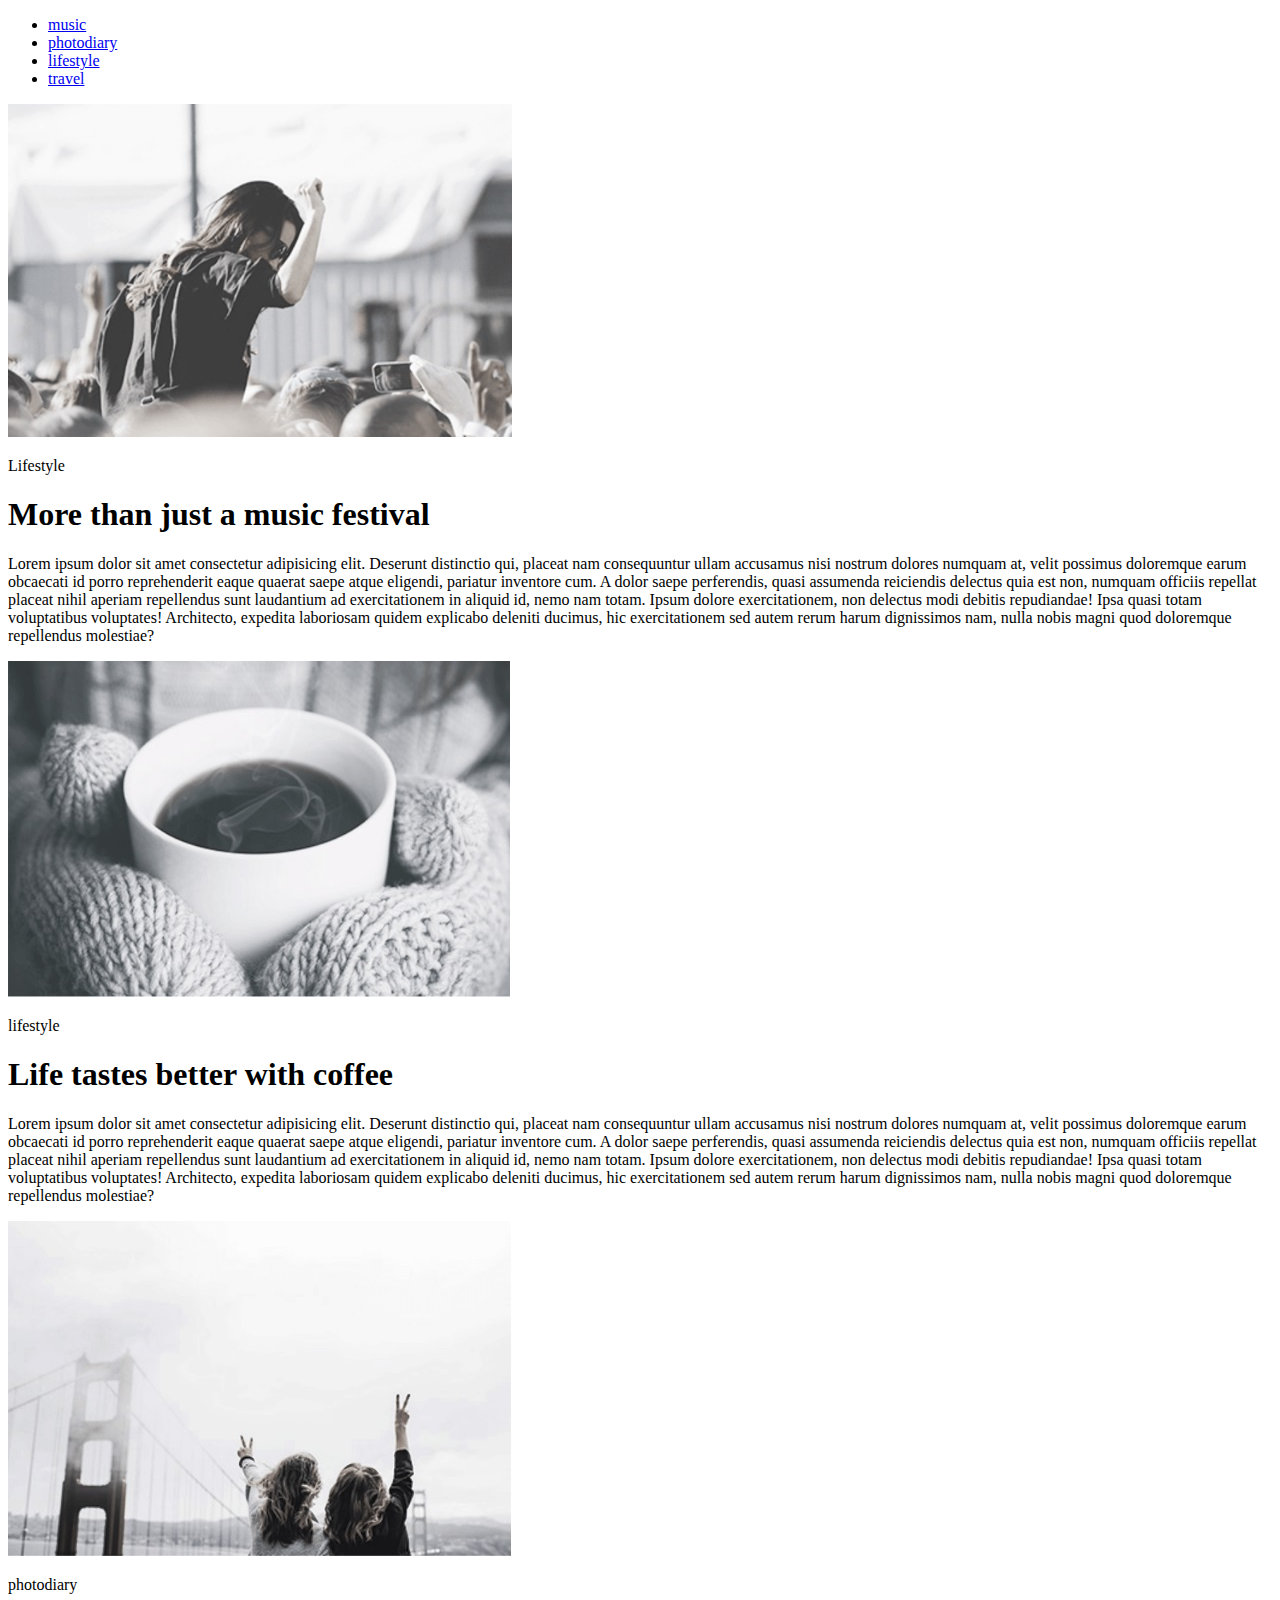
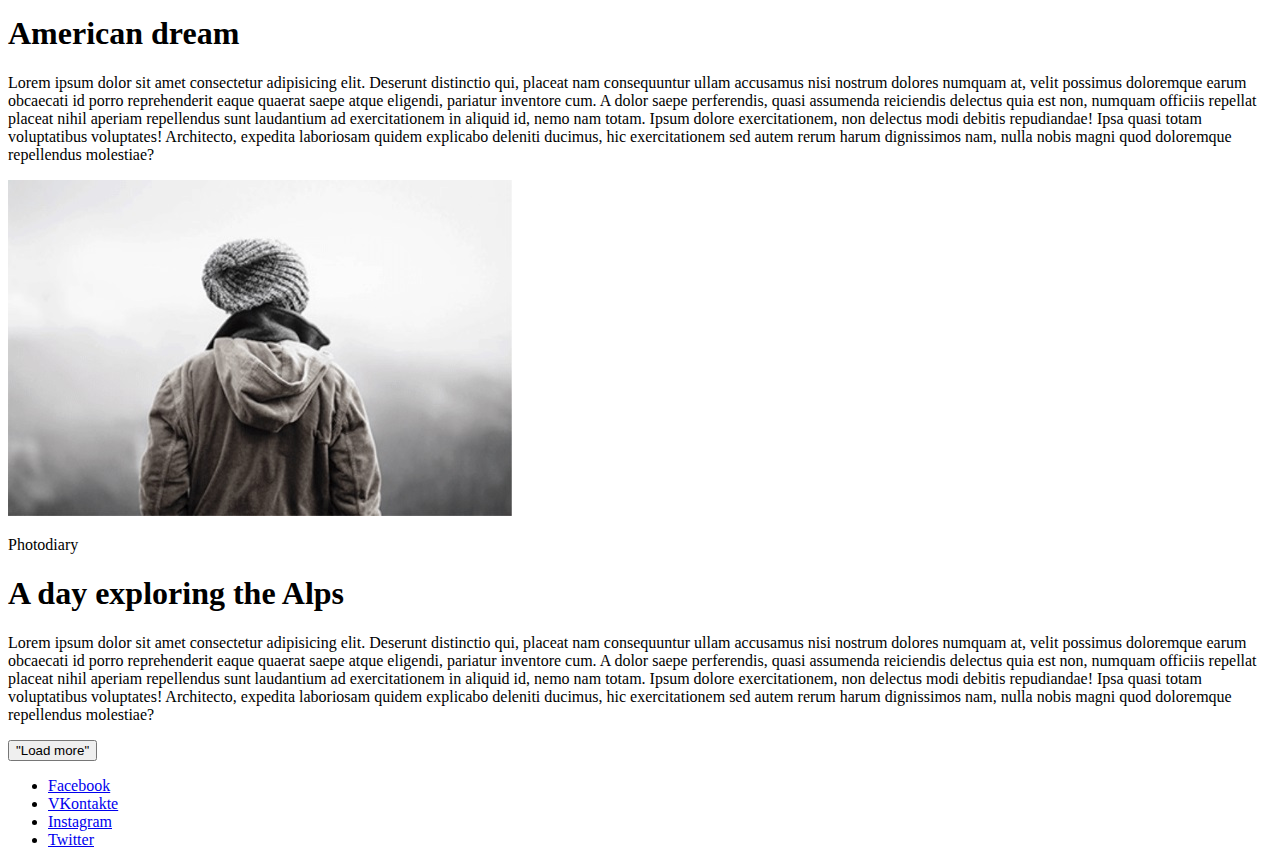
<file: html-css/module 01-02/index.html>
<!DOCTYPE html>
 <html lang="en">
 <head>
<meta charset="UTF-8">
  <title>homework-01</title>
<section>
<nav class="main-menu">
<ul class="main-menu">
<li class="main-menu-item">
<a href="#Lifestyle" class="main-menu-link">music</a></li>
<li class="main-menu-item">
<a href="#photodiary" class="main-menu-link">photodiary</a></li>
<li class="main-menu-item">
<a href="#lifestyle" class="main-menu-link">lifestyle</a></li>
<li class="main-menu-item">
<a href="#Photodiary" class="main-menu-link">travel</a></li>
</ul>
 </nav>
 </section>
</head>

<body>
<main class="main-content">
<article>

<section class="Music" id="Lifestyle">
<img src="img/One.jpg" alt="One" width="504" height="333">
<p>Lifestyle</p>
<h1>More than just a music festival </h1>
<p>Lorem ipsum dolor sit amet consectetur adipisicing elit. Deserunt distinctio qui, placeat nam consequuntur ullam accusamus nisi nostrum dolores numquam at, velit possimus doloremque earum obcaecati id porro reprehenderit eaque quaerat saepe atque eligendi, pariatur inventore cum. A dolor saepe perferendis, quasi assumenda reiciendis delectus quia est non, numquam officiis repellat placeat nihil aperiam repellendus sunt laudantium ad exercitationem in aliquid id, nemo nam totam. Ipsum dolore exercitationem, non delectus modi debitis repudiandae! Ipsa quasi totam voluptatibus voluptates! Architecto, expedita laboriosam quidem explicabo deleniti ducimus, hic exercitationem sed autem rerum harum dignissimos nam, nulla nobis magni quod doloremque repellendus molestiae? 
</p>
</section>

<section class="style" id="photodiary">
<img src="img/Two.jpg" alt="Two" width="502" height="336">
<p>lifestyle</p>
<h1>Life tastes better with coffee</h1>
<p>Lorem ipsum dolor sit amet consectetur adipisicing elit. Deserunt distinctio qui, placeat nam consequuntur ullam accusamus nisi nostrum dolores numquam at, velit possimus doloremque earum obcaecati id porro reprehenderit eaque quaerat saepe atque eligendi, pariatur inventore cum. A dolor saepe perferendis, quasi assumenda reiciendis delectus quia est non, numquam officiis repellat placeat nihil aperiam repellendus sunt laudantium ad exercitationem in aliquid id, nemo nam totam. Ipsum dolore exercitationem, non delectus modi debitis repudiandae! Ipsa quasi totam voluptatibus voluptates! Architecto, expedita laboriosam quidem explicabo deleniti ducimus, hic exercitationem sed autem rerum harum dignissimos nam, nulla nobis magni quod doloremque repellendus molestiae? 
</p>
</section>

<section class="Music" id="lifestyle">
<img src="img/Three.jpg" alt="Three" width="504" height="335">
<p>photodiary</p>
<h1>American dream</h1>
<p>Lorem ipsum dolor sit amet consectetur adipisicing elit. Deserunt distinctio qui, placeat nam consequuntur ullam accusamus nisi nostrum dolores numquam at, velit possimus doloremque earum obcaecati id porro reprehenderit eaque quaerat saepe atque eligendi, pariatur inventore cum. A dolor saepe perferendis, quasi assumenda reiciendis delectus quia est non, numquam officiis repellat placeat nihil aperiam repellendus sunt laudantium ad exercitationem in aliquid id, nemo nam totam. Ipsum dolore exercitationem, non delectus modi debitis repudiandae! Ipsa quasi totam voluptatibus voluptates! Architecto, expedita laboriosam quidem explicabo deleniti ducimus, hic exercitationem sed autem rerum harum dignissimos nam, nulla nobis magni quod doloremque repellendus molestiae? 
</p>
</section>

<section class="travel" id="Photodiary">
<img src="img/Four.jpg" alt="Four" width="504" height="336">
<p>Photodiary</p>
<h1>A day exploring the Alps </h1>
<p>Lorem ipsum dolor sit amet consectetur adipisicing elit. Deserunt distinctio qui, placeat nam consequuntur ullam accusamus nisi nostrum dolores numquam at, velit possimus doloremque earum obcaecati id porro reprehenderit eaque quaerat saepe atque eligendi, pariatur inventore cum. A dolor saepe perferendis, quasi assumenda reiciendis delectus quia est non, numquam officiis repellat placeat nihil aperiam repellendus sunt laudantium ad exercitationem in aliquid id, nemo nam totam. Ipsum dolore exercitationem, non delectus modi debitis repudiandae! Ipsa quasi totam voluptatibus voluptates! Architecto, expedita laboriosam quidem explicabo deleniti ducimus, hic exercitationem sed autem rerum harum dignissimos nam, nulla nobis magni quod doloremque repellendus molestiae? 
</p>
</section>

<button>"Load more"</button>
</article>
</main>
 </body>
<footer>
<section class="contackt"> 
<ul class="social-links">
<li class="social-links-item"><a href="https://facebook.com/" class="social-links-link" target="_blank" rel="noopener noreferrer">Facebook</a></li>
<li class="social-links-item"><a href="https://vk.com/" class="social-links-link" target="_blank" rel="noopener noreferrer">VKontakte</a></li>
<li class="social-links-item"><a href="https://www.instagram.com/" class="social-links-link" target="_blank" rel="noopener noreferrer">Instagram</a></li>
<li class="social-links-item"><a href="https://twitter.com/" class="social-links-link" target="_blank" rel="noopener noreferrer">Twitter</a></li>
</ul>
</section>
 </footer>
 </html>
</file>
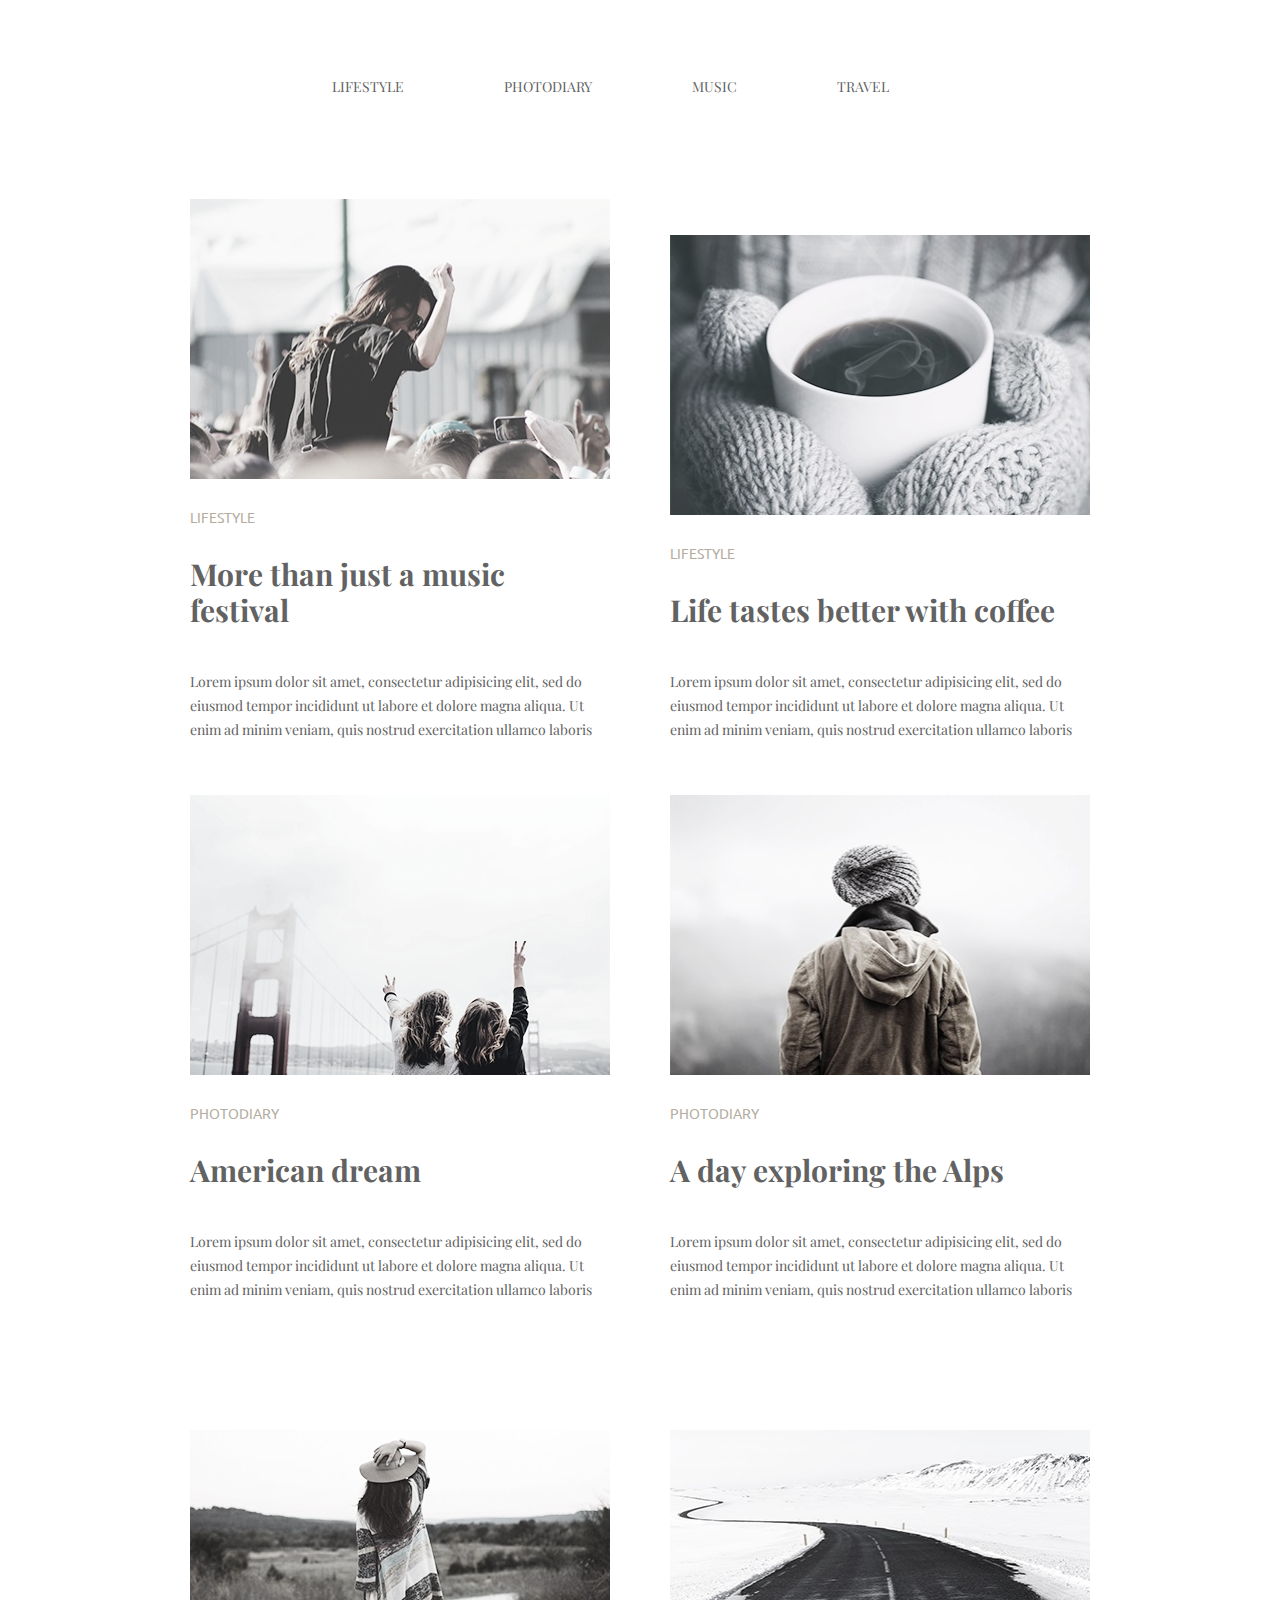
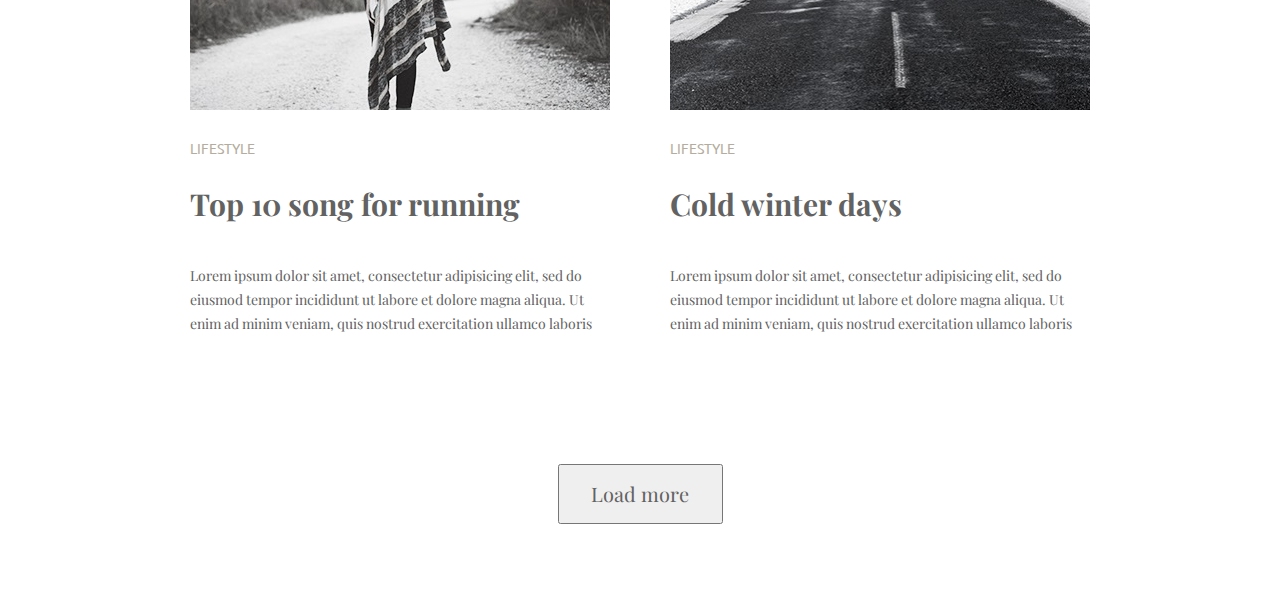
<file: html-css/module-03/index.html>
<!DOCTYPE html>
<html lang="en">
<head>
    <meta charset="UTF-8">
    <meta name="viewport" content="width=device-width, initial-scale=1.0">
    <title>homework-03</title>
    <link rel="stylesheet" href="css/styles.css">
    <link rel="stylesheet" href="css/normalize.css">
    <link rel="stylesheet" href="https://fonts.googleapis.com/css?family=Playfair+Display&display=swap">
    <link rel="stylesheet" href="https://fonts.googleapis.com/css?family=Ubuntu:300&display=swap">
</head>
<body>
    <div class="container">
        <header class="header">
            <nav class="navi">
                <ul class="list-navi">
                    <li class="navigation">
                        <a href="#" class="link-navi">Lifestyle</a></li>
                    <li class="navigation">
                        <a href="#" class="link-navi">Photodiary</a></li>
                    <li class="navigation">
                        <a href="#" class="link-navi">Music</a></li>
                    <li class="navigation">
                        <a href="#" class="link-navi">Travel</a></li>
                </ul>
            </nav>
        </header>
</div>
<div class="container">
        <main class="main">
            <section>
                <article class="content">
                    <img src="img/img1.jpg" alt="music" width="420" height="280">
<p class="title">Lifestyle</p>
<h2 class="title-list">More than just a music festival</h2>
<p class="text-list">Lorem ipsum dolor sit amet, consectetur adipisicing elit, sed do eiusmod tempor incididunt ut labore et dolore
          magna aliqua. Ut enim ad minim veniam, quis nostrud exercitation ullamco laboris nisi ut aliquip ex ea commodo
          consequat. Duis aute irure dolor in reprehenderit in voluptate velit esse cillum dolore eu fugiat nulla
          pariatur. Excepteur sint occaecat cupidatat non proident, sunt in culpa qui officia deserunt mollit anim id
          est laborum. Sed ut perspiciatis unde omnis iste natus error sit voluptatem accusantium doloremque laudantium,
          totam rem aperiam, eaque ipsa quae ab illo inventore veritatis et quasi architecto beatae vitae dicta sunt
          explicabo. Nemo enim ipsam voluptatem quia voluptas sit aspernatur aut odit aut fugit, sed quia consequuntur
          magni dolores eos qui ratione voluptatem sequi nesciunt. Neque porro quisquam est, qui dolorem ipsum quia
          dolor sit amet, consectetur, adipisci velit, sed quia non numquam eius modi tempora incidunt ut labore et
          dolore magnam aliquam quaerat voluptatem.</p>
                </article>
                <article class="content">
                    <img src="img/img2.jpg" alt="coffee" width="420" height="280">
<p class="title">Lifestyle</p>
<h2 class="title-list">Life tastes better with coffee</h2>
<p class="text-list">Lorem ipsum dolor sit amet, consectetur adipisicing elit, sed do eiusmod tempor incididunt ut labore et dolore
          magna aliqua. Ut enim ad minim veniam, quis nostrud exercitation ullamco laboris nisi ut aliquip ex ea commodo
          consequat. Duis aute irure dolor in reprehenderit in voluptate velit esse cillum dolore eu fugiat nulla
          pariatur. Excepteur sint occaecat cupidatat non proident, sunt in culpa qui officia deserunt mollit anim id
          est laborum. Sed ut perspiciatis unde omnis iste natus error sit voluptatem accusantium doloremque laudantium,
          totam rem aperiam, eaque ipsa quae ab illo inventore veritatis et quasi architecto beatae vitae dicta sunt
          explicabo. Nemo enim ipsam voluptatem quia voluptas sit aspernatur aut odit aut fugit, sed quia consequuntur
          magni dolores eos qui ratione voluptatem sequi nesciunt. Neque porro quisquam est, qui dolorem ipsum quia
          dolor sit amet, consectetur, adipisci velit, sed quia non numquam eius modi tempora incidunt ut labore et
          dolore magnam aliquam quaerat voluptatem.</p>
                </article>
                <article class="content">
                    <img src="img/img3.jpg" alt="dream" width="420" height="280">
<p class="title">Photodiary</p>
<h2 class="title-list">American dream</h2>
<p class="text-list">Lorem ipsum dolor sit amet, consectetur adipisicing elit, sed do eiusmod tempor incididunt ut labore et dolore
          magna aliqua. Ut enim ad minim veniam, quis nostrud exercitation ullamco laboris nisi ut aliquip ex ea commodo
          consequat. Duis aute irure dolor in reprehenderit in voluptate velit esse cillum dolore eu fugiat nulla
          pariatur. Excepteur sint occaecat cupidatat non proident, sunt in culpa qui officia deserunt mollit anim id
          est laborum. Sed ut perspiciatis unde omnis iste natus error sit voluptatem accusantium doloremque laudantium,
          totam rem aperiam, eaque ipsa quae ab illo inventore veritatis et quasi architecto beatae vitae dicta sunt
          explicabo. Nemo enim ipsam voluptatem quia voluptas sit aspernatur aut odit aut fugit, sed quia consequuntur
          magni dolores eos qui ratione voluptatem sequi nesciunt. Neque porro quisquam est, qui dolorem ipsum quia
          dolor sit amet, consectetur, adipisci velit, sed quia non numquam eius modi tempora incidunt ut labore et
          dolore magnam aliquam quaerat voluptatem.</p>
                </article>
                <article class="content">
                    <img src="img/img4.jpg" alt="alps" width="420" height="280">
<p class="title">Photodiary</p>
<h2 class="title-list">A day exploring the Alps</h2>
<p class="text-list">Lorem ipsum dolor sit amet, consectetur adipisicing elit, sed do eiusmod tempor incididunt ut labore et dolore
          magna aliqua. Ut enim ad minim veniam, quis nostrud exercitation ullamco laboris nisi ut aliquip ex ea commodo
          consequat. Duis aute irure dolor in reprehenderit in voluptate velit esse cillum dolore eu fugiat nulla
          pariatur. Excepteur sint occaecat cupidatat non proident, sunt in culpa qui officia deserunt mollit anim id
          est laborum. Sed ut perspiciatis unde omnis iste natus error sit voluptatem accusantium doloremque laudantium,
          totam rem aperiam, eaque ipsa quae ab illo inventore veritatis et quasi architecto beatae vitae dicta sunt
          explicabo. Nemo enim ipsam voluptatem quia voluptas sit aspernatur aut odit aut fugit, sed quia consequuntur
          magni dolores eos qui ratione voluptatem sequi nesciunt. Neque porro quisquam est, qui dolorem ipsum quia
          dolor sit amet, consectetur, adipisci velit, sed quia non numquam eius modi tempora incidunt ut labore et
          dolore magnam aliquam quaerat voluptatem.</p>
                </article>
                <article class="content">
                    <img src="img/img5.jpg" alt="top" width="420" height="280">
<p class="title">Lifestyle</p>
<h2 class="title-list">Top 10 song for running</h2>
<p class="text-list">Lorem ipsum dolor sit amet, consectetur adipisicing elit, sed do eiusmod tempor incididunt ut labore et dolore
          magna aliqua. Ut enim ad minim veniam, quis nostrud exercitation ullamco laboris nisi ut aliquip ex ea commodo
          consequat. Duis aute irure dolor in reprehenderit in voluptate velit esse cillum dolore eu fugiat nulla
          pariatur. Excepteur sint occaecat cupidatat non proident, sunt in culpa qui officia deserunt mollit anim id
          est laborum. Sed ut perspiciatis unde omnis iste natus error sit voluptatem accusantium doloremque laudantium,
          totam rem aperiam, eaque ipsa quae ab illo inventore veritatis et quasi architecto beatae vitae dicta sunt
          explicabo. Nemo enim ipsam voluptatem quia voluptas sit aspernatur aut odit aut fugit, sed quia consequuntur
          magni dolores eos qui ratione voluptatem sequi nesciunt. Neque porro quisquam est, qui dolorem ipsum quia
          dolor sit amet, consectetur, adipisci velit, sed quia non numquam eius modi tempora incidunt ut labore et
          dolore magnam aliquam quaerat voluptatem.</p>
                </article>
                <article class="content">
                    <img src="img/img6.jpg" alt="winter" width="420" height="280">
<p class="title">Lifestyle</p>
<h2 class="title-list">Cold winter days</h2>
<p class="text-list">Lorem ipsum dolor sit amet, consectetur adipisicing elit, sed do eiusmod tempor incididunt ut labore et dolore
          magna aliqua. Ut enim ad minim veniam, quis nostrud exercitation ullamco laboris nisi ut aliquip ex ea commodo
          consequat. Duis aute irure dolor in reprehenderit in voluptate velit esse cillum dolore eu fugiat nulla
          pariatur. Excepteur sint occaecat cupidatat non proident, sunt in culpa qui officia deserunt mollit anim id
          est laborum. Sed ut perspiciatis unde omnis iste natus error sit voluptatem accusantium doloremque laudantium,
          totam rem aperiam, eaque ipsa quae ab illo inventore veritatis et quasi architecto beatae vitae dicta sunt
          explicabo. Nemo enim ipsam voluptatem quia voluptas sit aspernatur aut odit aut fugit, sed quia consequuntur
          magni dolores eos qui ratione voluptatem sequi nesciunt. Neque porro quisquam est, qui dolorem ipsum quia
          dolor sit amet, consectetur, adipisci velit, sed quia non numquam eius modi tempora incidunt ut labore et
          dolore magnam aliquam quaerat voluptatem.</p>
                </article>
                <button class="button">Load more</button>
            </section>
        </main>
    </div>
</body>
</html>
</file>
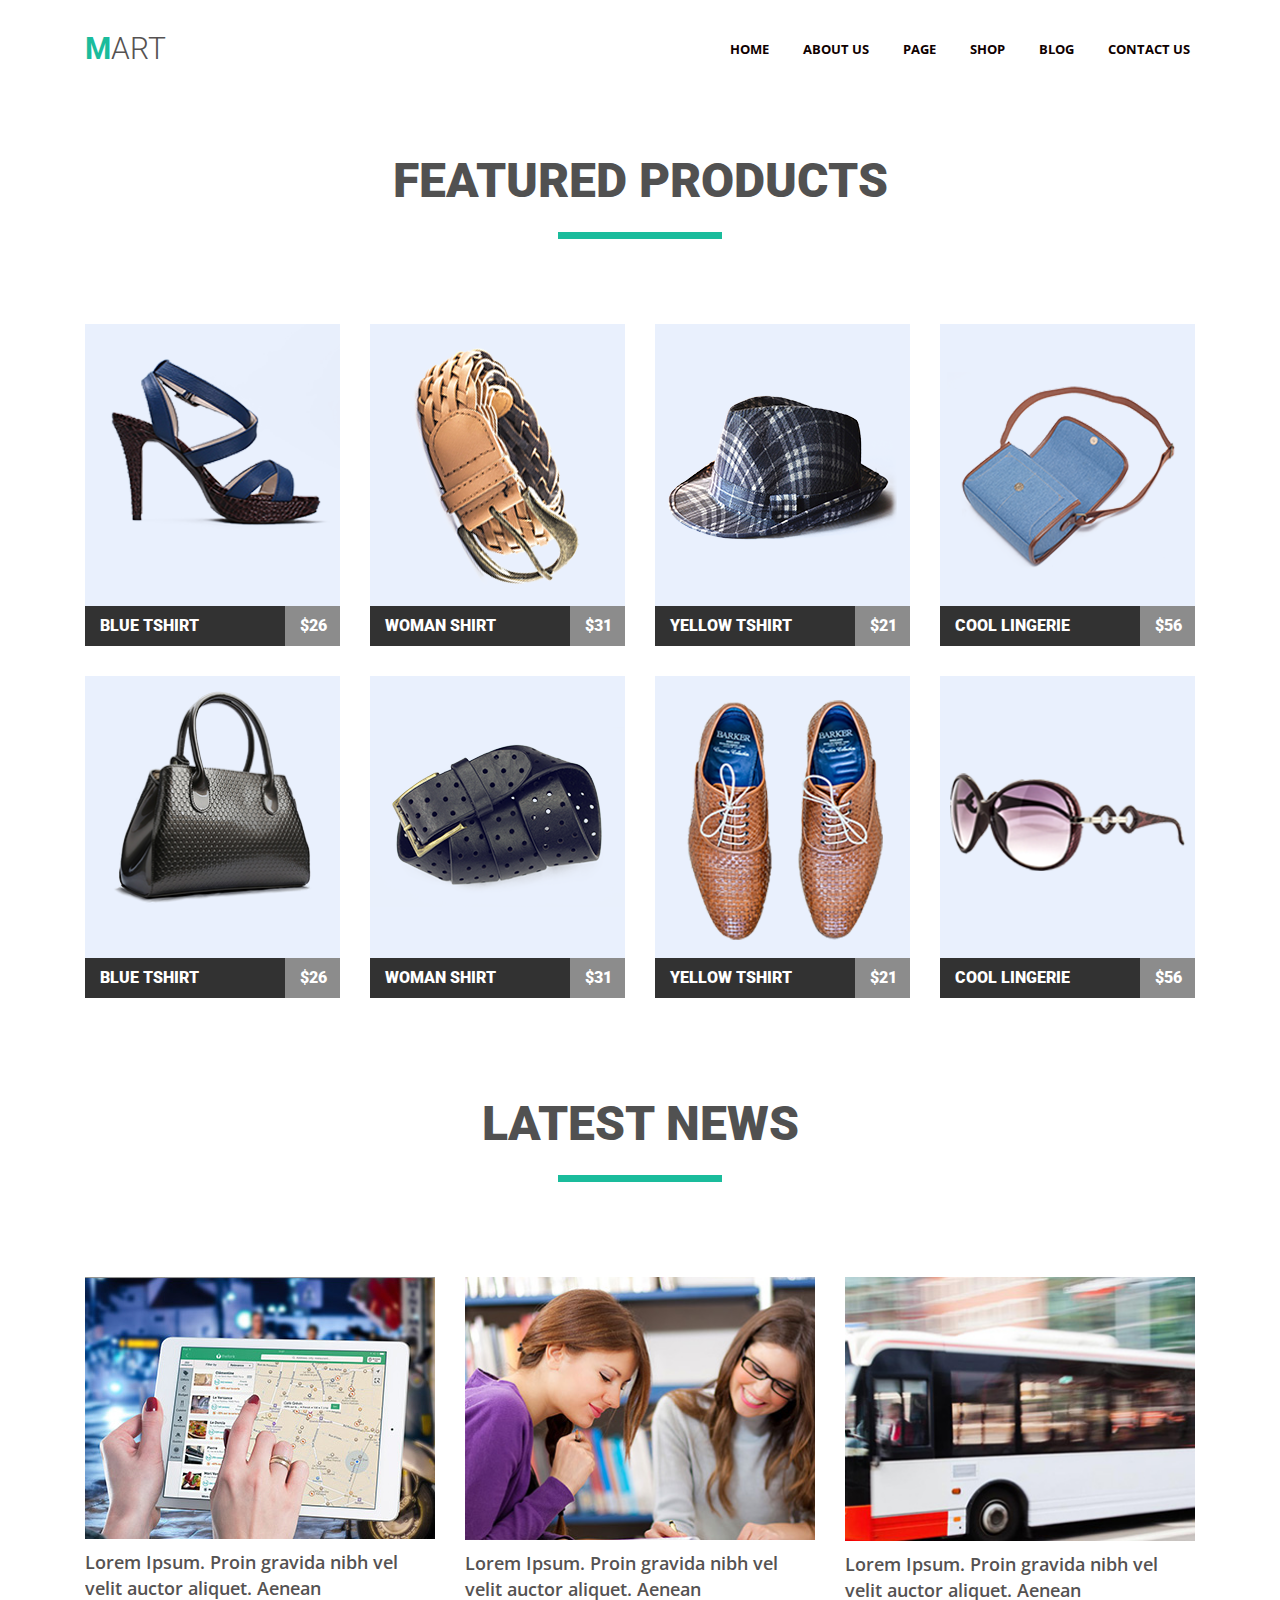
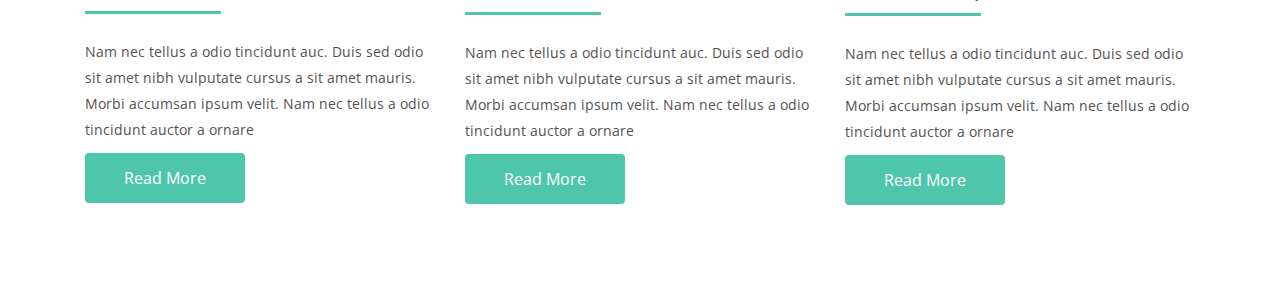
<file: html-css/module-04/index.html>
<!DOCTYPE html>
<html lang="en">
<head>
    <meta charset="UTF-8">
    <meta name="viewport" content="width=device-width, initial-scale=1.0">
    <link href="https://fonts.googleapis.com/css?family=Open+Sans:400,600,700&display=swap" rel="stylesheet">
    <link href="https://fonts.googleapis.com/css?family=Roboto:300,700,900&display=swap" rel="stylesheet">
    <link rel="stylesheet" href="css/normalize.css">
    <link rel="stylesheet" href="css/style.css">
    <title>homwok04</title>
</head>
<body>
    <div class="container">
        <header>
          <nav class="navigation clearfix">
            <a href="#" class="logo clearfix">Mart</a>
            <ul class="navigation-ul clearfix">
              <li class="navigation-li"><a href="#">Home</a></li>
              <li class="navigation-li"><a href="#">About Us</a></li>
              <li class="navigation-li"><a href="#">Page</a></li>
              <li class="navigation-li"><a href="#">Shop</a></li>
              <li class="navigation-li"><a href="#">Blog</a></li>
              <li class="navigation-li"><a href="#">Contact Us</a></li>
            </ul>
          </nav>
        </header>
      </div>
      <div class="container">
        <main>
          <section class="product">
            <h2 class="product-title">Featured Products</h2>
            <ul class="product-list clearfix">
              <li class="product-item">
                <div class="product-image">
                  <img src="img/product/product1.png" width="255" height="322" alt="product-image" />
                </div>
                <div class="product-footer clearfix">
                  <div class="product-name">
                    <a href="#">Blue Tshirt</a>
                  </div>
                  <div class="product-price">
                    <a href="#">$26</a>
                  </div>
                </div>
              </li>
              <li class="product-item">
                <div class="product-image">
                  <img src="img/product/product2.png" width="255" height="322" alt="product-image" />
                </div>
                <div class="product-footer clearfix">
                  <div class="product-name">
                    <a href="#">Woman Shirt</a>
                  </div>
                  <div class="product-price">
                    <a href="#">$31</a>
                  </div>
                </div>
              </li>
              <li class="product-item">
                <div class="product-image">
                  <img src="img/product/product3.png" width="255" height="322" alt="product-image" />
                </div>
                <div class="product-footer clearfix">
                  <div class="product-name">
                    <a href="#">Yellow Tshirt</a>
                  </div>
                  <div class="product-price">
                    <a href="#">$21</a>
                  </div>
                </div>
              </li>
              <li class="product-item">
                <div class="product-image">
                  <img src="img/product/product4.png" width="255" height="322" alt="product-image" />
                </div>
                <div class="product-footer clearfix">
                  <div class="product-name">
                    <a href="#">Cool Lingerie</a>
                  </div>
                  <div class="product-price">
                    <a href="#">$56</a>
                  </div>
                </div>
              </li>
              <li class="product-item">
                <div class="product-image backgrndfix">
                  <img class="bag" src="img/product/product5.png" width="255" height="322" alt="product-image" />
                </div>
                <div class="product-footer clearfix">
                  <div class="product-name">
                    <a href="#">Blue Tshirt</a>
                  </div>
                  <div class="product-price">
                    <a href="#">$26</a>
                  </div>
                </div>
              </li>
              <li class="product-item">
                <div class="product-image">
                  <img src="img/product/product6.png" width="255" height="322" alt="product-image" />
                </div>
                <div class="product-footer clearfix">
                  <div class="product-name">
                    <a href="#">Woman Shirt</a>
                  </div>
                  <div class="product-price">
                    <a href="#">$31</a>
                  </div>
                </div>
              </li>
              <li class="product-item">
                <div class="product-image">
                  <img src="img/product/product7.png" width="255" height="322" alt="product-image" />
                </div>
                <div class="product-footer clearfix">
                  <div class="product-name">
                    <a href="#">Yellow Tshirt</a>
                  </div>
                  <div class="product-price">
                    <a href="#">$21</a>
                  </div>
                </div>
              </li>
              <li class="product-item">
                <div class="product-image backgrndfix">
                  <img class="glasses" src="img/product/product8.png" width="255" height="322" alt="product-image" />
                </div>
                <div class="product-footer clearfix">
                  <div class="product-name">
                    <a href="#">Cool Lingerie</a>
                  </div>
                  <div class="product-price">
                    <a href="#">$56</a>
                  </div>
                </div>
              </li>
            </ul>
          </section>
          <section class="news">
            <h2 class="news-title">Latest News</h2>
            <ul class="news-list clearfix">
              <li class="post-item">
                <img class="post-image" src="img/post/slide1.jpg" width="350" height="260" alt="slide1" />
                <h3>Lorem Ipsum. Proin gravida nibh vel velit auctor aliquet. Aenean</h3>
                  <p class="post-text">
                    Nam nec tellus a odio tincidunt auc. Duis sed odio sit amet nibh vulputate cursus a sit amet mauris.
                    Morbi
                    accumsan ipsum velit. Nam nec tellus a odio tincidunt auctor a ornare
                  </p>
                  <a href="#" class="button">Read More</a>
              </li>
              <li class="post-item">
                <img class="post-image" src="img/post/slide2.jpg" width="350" height="260" alt="slide2" />
                <h3>Lorem Ipsum. Proin gravida nibh vel velit auctor aliquet. Aenean</h3>
                  <p class="post-text">
                    Nam nec tellus a odio tincidunt auc. Duis sed odio sit amet nibh vulputate cursus a sit amet mauris.
                    Morbi
                    accumsan ipsum velit. Nam nec tellus a odio tincidunt auctor a ornare
                  </p>
                  <a href="#" class="button">Read More</a>
              </li>
              <li class="post-item">
                <img class="post-image" src="img/post/slide3.jpg" width="350" height="260" alt="slide3" />
                <h3>Lorem Ipsum. Proin gravida nibh vel velit auctor aliquet. Aenean</h3>
                  <p class="post-text">
                    Nam nec tellus a odio tincidunt auc. Duis sed odio sit amet nibh vulputate cursus a sit amet mauris.
                    Morbi
                    accumsan ipsum velit. Nam nec tellus a odio tincidunt auctor a ornare
                  </p>
                  <a href="#" class="button">Read More</a>
                </li>
            </ul>
          </section>
        </main>
      </div>
</body>
</html>
</file>
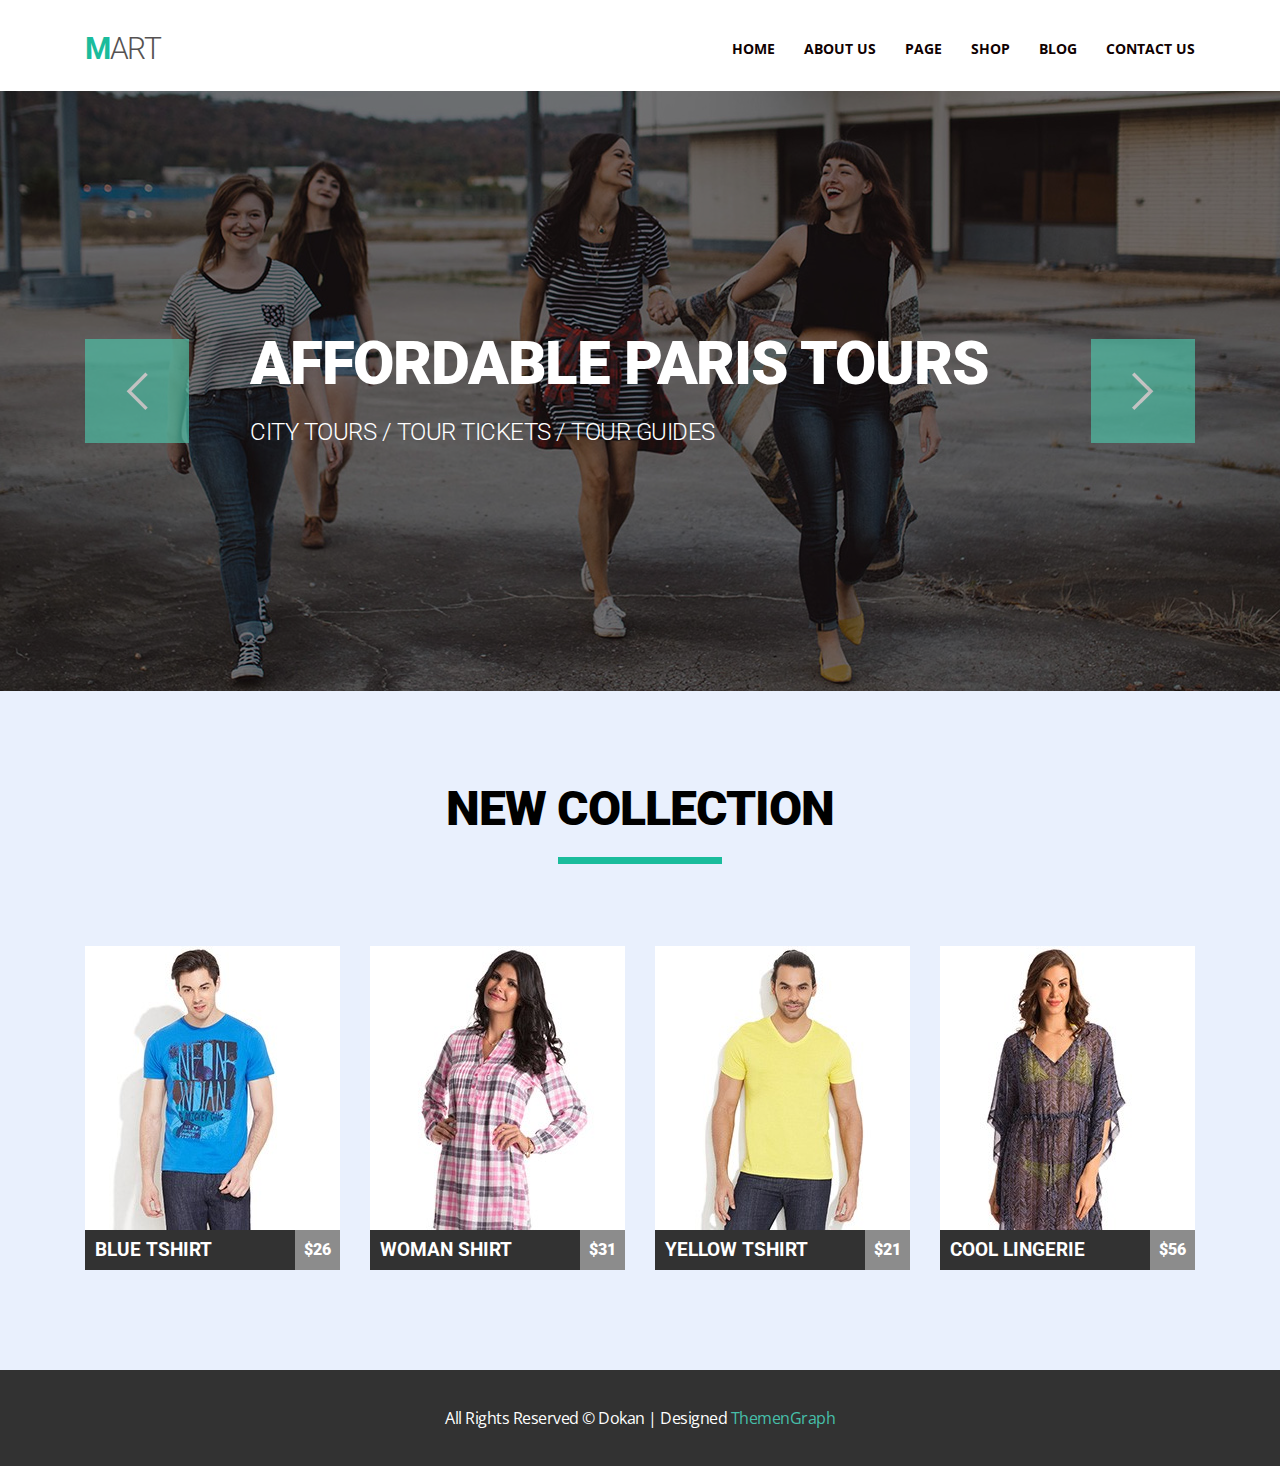
<file: html-css/module-05/index.html>
<!DOCTYPE html>
<html lang="en">

<head>
    <meta charset="UTF-8">
    <meta name="viewport" content="width=device-width, initial-scale=1.0">
    <title>homework-05</title>
    <link href="https://fonts.googleapis.com/css?family=Open+Sans:400,600,700&display=swap" rel="stylesheet">
    <link href="https://fonts.googleapis.com/css?family=Roboto:300,700,900&display=swap" rel="stylesheet">
    <link rel="stylesheet" href="css/normalize.css">
    <link rel="stylesheet" href="css/style.css">
</head>

<body class="main-container">
    <header class="container">
        <nav class="navigation clearfix">
            <a href="#" class="logo clearfix">Mart</a>
            <ul class="navigation-ul clearfix">
                <li class="navigation-li"><a href="#">Home</a></li>
                <li class="navigation-li"><a href="#">About Us</a></li>
                <li class="navigation-li"><a href="#">Page</a></li>
                <li class="navigation-li"><a href="#">Shop</a></li>
                <li class="navigation-li"><a href="#">Blog</a></li>
                <li class="navigation-li"><a href="#">Contact Us</a></li>
            </ul>
        </nav>
    </header>
    <main>
        <section class="slider-section slider-overlay">
            <img src="./img/fon_img.jpg" class="slider-img" alt="bgrnd1" width="1600" height="600">
            <div class="slider-ctrl container">
                <button class="slider-ctrl__prev"></button>
                <button class="slider-ctrl__next"></button>
                <div class="slider-content">
                    <h2 class="slider-content_title">AFFORDABLE PARIS TOURS</h2>
                    <p class="slider-content_description">CITY TOURS / TOUR TICKETS / TOUR GUIDES</p>
                </div>
            </div>
        </section>
        <section class="new-collection">
            <div class="container">
                <h2 class="collection-title">NEW COLLECTION</h2>
                <ul class="product-list clearfix">
                    <li class="product-item">
                        <div class="product-image">
                            <img src="./img/product/prod_men1.jpg" width="255" height="284" alt="product-image" />
                            <div class="overlay">
                                <ul class="overlay-icons clearfix">
                                    <li class="overlay-icon">
                                        <button class="like"></button>
                                    </li>
                                    <li class="overlay-icon">
                                        <button class="shuffle"></button>
                                    </li>
                                    <li class="overlay-icon">
                                        <button class="clock"></button>
                                    </li>
                                    <li class="overlay-icon-last">
                                        <button class="add">ADD TO CART</button>
                                    </li>
                                </ul>
                            </div>
                        </div>
                        <div class="product-footer clearfix">
                            <h3 class="product-name"><a href="#">Blue Tshirt</a></h3>
                            <div class="product-price">$26</div>
                        </div>
                    </li>
                    <li class="product-item">
                        <div class="product-image">
                            <img src="./img/product/prod_woman1.jpg" width="255" height="284" alt="product-image" />
                            <div class="overlay">
                                <ul class="overlay-icons clearfix">
                                    <li class="overlay-icon">
                                        <button class="like"></button>
                                    </li>
                                    <li class="overlay-icon">
                                        <button class="shuffle"></button>
                                    </li>
                                    <li class="overlay-icon">
                                        <button class="clock"></button>
                                    </li>
                                    <li class="overlay-icon-last">
                                        <button class="add">ADD TO CART</button>
                                    </li>
                                </ul>
                            </div>
                        </div>
                        <div class="product-footer clearfix">
                            <h3 class="product-name"><a href="#">Woman Shirt</a></h3>
                            <div class="product-price">$31</div>
                        </div>
                    </li>
                    <li class="product-item">
                        <div class="product-image">
                            <img src="./img/product/prod_men2.jpg" width="255" height="284" alt="product-image" />
                            <div class="overlay">
                                <ul class="overlay-icons clearfix">
                                    <li class="overlay-icon">
                                        <button class="like"></button>
                                    </li>
                                    <li class="overlay-icon">
                                        <button class="shuffle"></button>
                                    </li>
                                    <li class="overlay-icon">
                                        <button class="clock"></button>
                                    </li>
                                    <li class="overlay-icon-last">
                                        <button class="add">ADD TO CART</button>
                                    </li>
                                </ul>
                            </div>
                        </div>
                        <div class="product-footer clearfix">
                            <h3 class="product-name"><a href="#">Yellow Tshirt</a></h3>
                            <div class="product-price">$21</div>
                        </div>
                    </li>
                    <li class="product-item">
                        <div class="product-image">
                            <img src="./img/product/prod_woman2.jpg" width="255" height="284" alt="product-image" />
                            <div class="overlay">
                                <ul class="overlay-icons clearfix">
                                    <li class="overlay-icon">
                                        <button class="like"></button>
                                    </li>
                                    <li class="overlay-icon">
                                        <button class="shuffle"></button>
                                    </li>
                                    <li class="overlay-icon">
                                        <button class="clock"></button>
                                    </li>
                                    <li class="overlay-icon-last">
                                        <button class="add">ADD TO CART</button>
                                    </li>
                                </ul>
                            </div>
                        </div>
                        <div class="product-footer clearfix">
                            <h3 class="product-name"><a href="#">Cool Lingerie</a></h3>
                            <div class="product-price">$56</div>
                        </div>
                    </li>
                </ul>
            </div>
        </section>
    </main>
    <footer>
        <span>All Rights Reserved © Dokan | Designed</span>
        <a href="#">ThemenGraph</a>
    </footer>
</body>

</html>
</file>
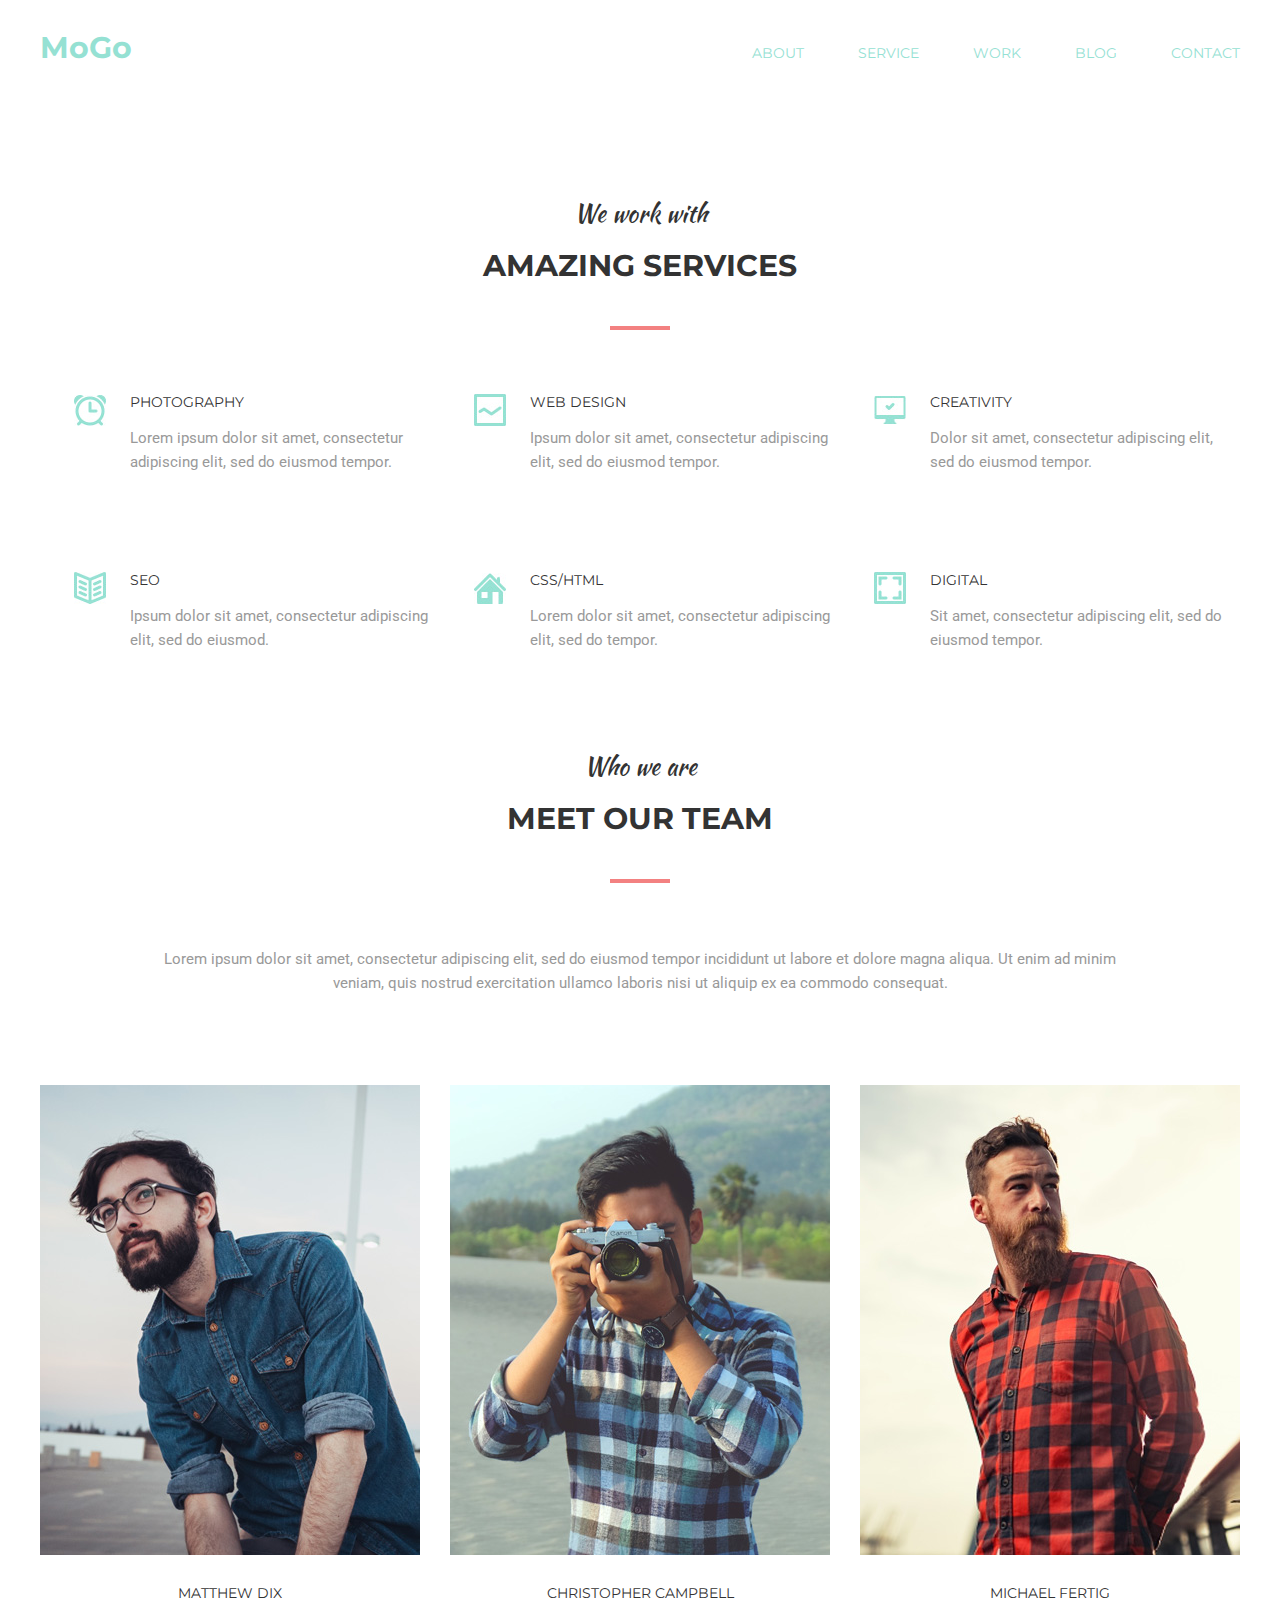
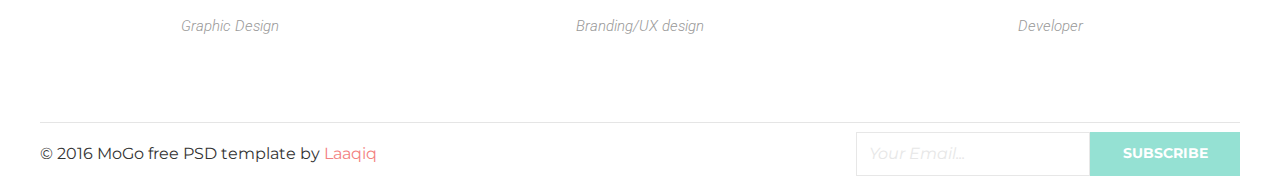
<file: html-css/module-06/index.html>
<!DOCTYPE html>
<html lang="en">
<head>
    <meta charset="UTF-8">
    <meta name="viewport" content="width=device-width, initial-scale=1.0">
    <title>homework-06</title>
    <link href="https://fonts.googleapis.com/css?family=Roboto:300i,400&display=swap" rel="stylesheet">
    <link href="https://fonts.googleapis.com/css?family=Montserrat:400,700&display=swap" rel="stylesheet">
    <link href="https://fonts.googleapis.com/css?family=Kaushan+Script&display=swap" rel="stylesheet">
    <link rel="stylesheet" href="css/normalize.css">
    <link rel="stylesheet" href="css/style.css">
</head>

<body>
    <header class="container">
        <nav>
            <a href="#" class="logo">MoGo</a>
            <ul class="navigation_list">
                <li class="navigation_item"><a href="#">About</a></li>
                <li class="navigation_item"><a href="#">Service</a></li>
                <li class="navigation_item"><a href="#">Work</a></li>
                <li class="navigation_item"><a href="#">Blog</a></li>
                <li class="navigation_item"><a href="#">Contact</a></li>
            </ul>
        </nav>
    </header>
<main class="container">
<section class="services">
            <h2 class="section-title">
                <span class="section-title-stylized">We work with</span>
                Amazing Services</h2>
            <ul class="services-list">
                <li class="services-list-item alarm">
                    <h3 class="service-item-title">Photography</h3>
                    <p class="service-item-description">Lorem ipsum dolor sit amet, consectetur adipiscing elit, sed do eiusmod tempor.</p>
                </li>
                <li class="services-list-item line-graph">
                    <h3 class="service-item-title">Web Design</h3>
                    <p class="service-item-description">Ipsum dolor sit amet, consectetur adipiscing elit, sed do eiusmod tempor.</p>
                </li>
                <li class="services-list-item pc">
                    <h3 class="service-item-title">Creativity</h3>
                    <p class="service-item-description">Dolor sit amet, consectetur adipiscing elit, sed do eiusmod tempor.</p>
                </li>
                <li class="services-list-item book">
                    <h3 class="service-item-title">Seo</h3>
                    <p class="service-item-description">Ipsum dolor sit amet, consectetur adipiscing elit, sed do eiusmod.</p>
                </li>
                <li class="services-list-item home">
                    <h3 class="service-item-title">Css/html</h3>
                    <p class="service-item-description">Lorem dolor sit amet, consectetur adipiscing elit, sed do tempor.</p>
                </li>
                <li class="services-list-item image">
                    <h3 class="service-item-title">Digital</h3>
                    <p class="service-item-description">Sit amet, consectetur adipiscing elit, sed do eiusmod tempor.</p>
                </li>
            </ul>
</section>
<section class="team_section">
    <h2 class="section-title">
        <span class="section-title-stylized">Who we are</span>
        Meet Our Team</h2>
    <p class="title-description">Lorem ipsum dolor sit amet, consectetur adipiscing elit, sed do eiusmod tempor incididunt ut labore et dolore magna aliqua. Ut enim ad minim veniam, quis nostrud exercitation ullamco laboris nisi ut aliquip ex ea commodo consequat.</p>
    <ul class="team-list">
        <li class="team-list__item">
            <div class="team-list__item__image-wrapper">
                <img src="img/team/Layer16.jpg" alt="teamate" width="380" height="470">
                <div class="social-overlay">
                    <ul class="social-overlay__list">
                        <li class="social-overlay__list-item">
                            <a href="#" class="social-overlay__list-link facebook"></a>
                        </li>
                        <li class="social-overlay__list-item">
                            <a href="#" class="social-overlay__list-link twitter"></a>
                        </li>
                        <li class="social-overlay__list-item">
                            <a href="#" class="social-overlay__list-link pinterest"></a>
                        </li>
                        <li class="social-overlay__list-item">
                            <a href="#" class="social-overlay__list-link instagram"></a>
                        </li>
                    </ul>
                </div>
            </div>
            <h3 class="team-list__item__name">Matthew Dix</h3>
            <p class="team-list__item__occupation">Graphic Design</p>
        </li>
        <li class="team-list__item">
            <div class="team-list__item__image-wrapper">
                <img src="img/team/Layer19.jpg" alt="teamate" width="380" height="470">
                <div class="social-overlay">
                    <ul class="social-overlay__list">
                        <li class="social-overlay__list-item">
                            <a href="#" class="social-overlay__list-link facebook"></a>
                        </li>
                        <li class="social-overlay__list-item">
                            <a href="#" class="social-overlay__list-link twitter"></a>
                        </li>
                        <li class="social-overlay__list-item">
                            <a href="#" class="social-overlay__list-link pinterest"></a>
                        </li>
                        <li class="social-overlay__list-item">
                            <a href="#" class="social-overlay__list-link instagram"></a>
                        </li>
                    </ul>
                </div>
            </div>
            <h3 class="team-list__item__name">Christopher Campbell</h3>
            <p class="team-list__item__occupation">Branding/UX design</p>
        </li>
        <li class="team-list__item">
            <div class="team-list__item__image-wrapper">
                <img src="img/team/Layer18.jpg" alt="teamate" width="380" height="470">
                <div class="social-overlay">
                    <ul class="social-overlay__list">
                        <li class="social-overlay__list-item">
                            <a href="#" class="social-overlay__list-link facebook"></a>
                        </li>
                        <li class="social-overlay__list-item">
                            <a href="#" class="social-overlay__list-link twitter"></a>
                        </li>
                        <li class="social-overlay__list-item">
                            <a href="#" class="social-overlay__list-link pinterest"></a>
                        </li>
                        <li class="social-overlay__list-item">
                            <a href="#" class="social-overlay__list-link instagram"></a>
                        </li>
                    </ul>
                </div>
            </div>
            <h3 class="team-list__item__name">Michael Fertig</h3>
            <p class="team-list__item__occupation">Developer</p>
        </li>
    </ul>
</section> 
</main>
    <footer class="container">
        <p>© 2016 MoGo free PSD template by
            <a class="footer_link" href="#">Laaqiq</a>
        </p>
        <form class="subscribe_form" action="#">
            <input class="subscribe_input" type="email" name="email" placeholder="Your Email..." required>
            <button class="subscribe_btn" type="submit">Subscribe</button>
        </form>
    </footer>
</body>
</html>
</file>
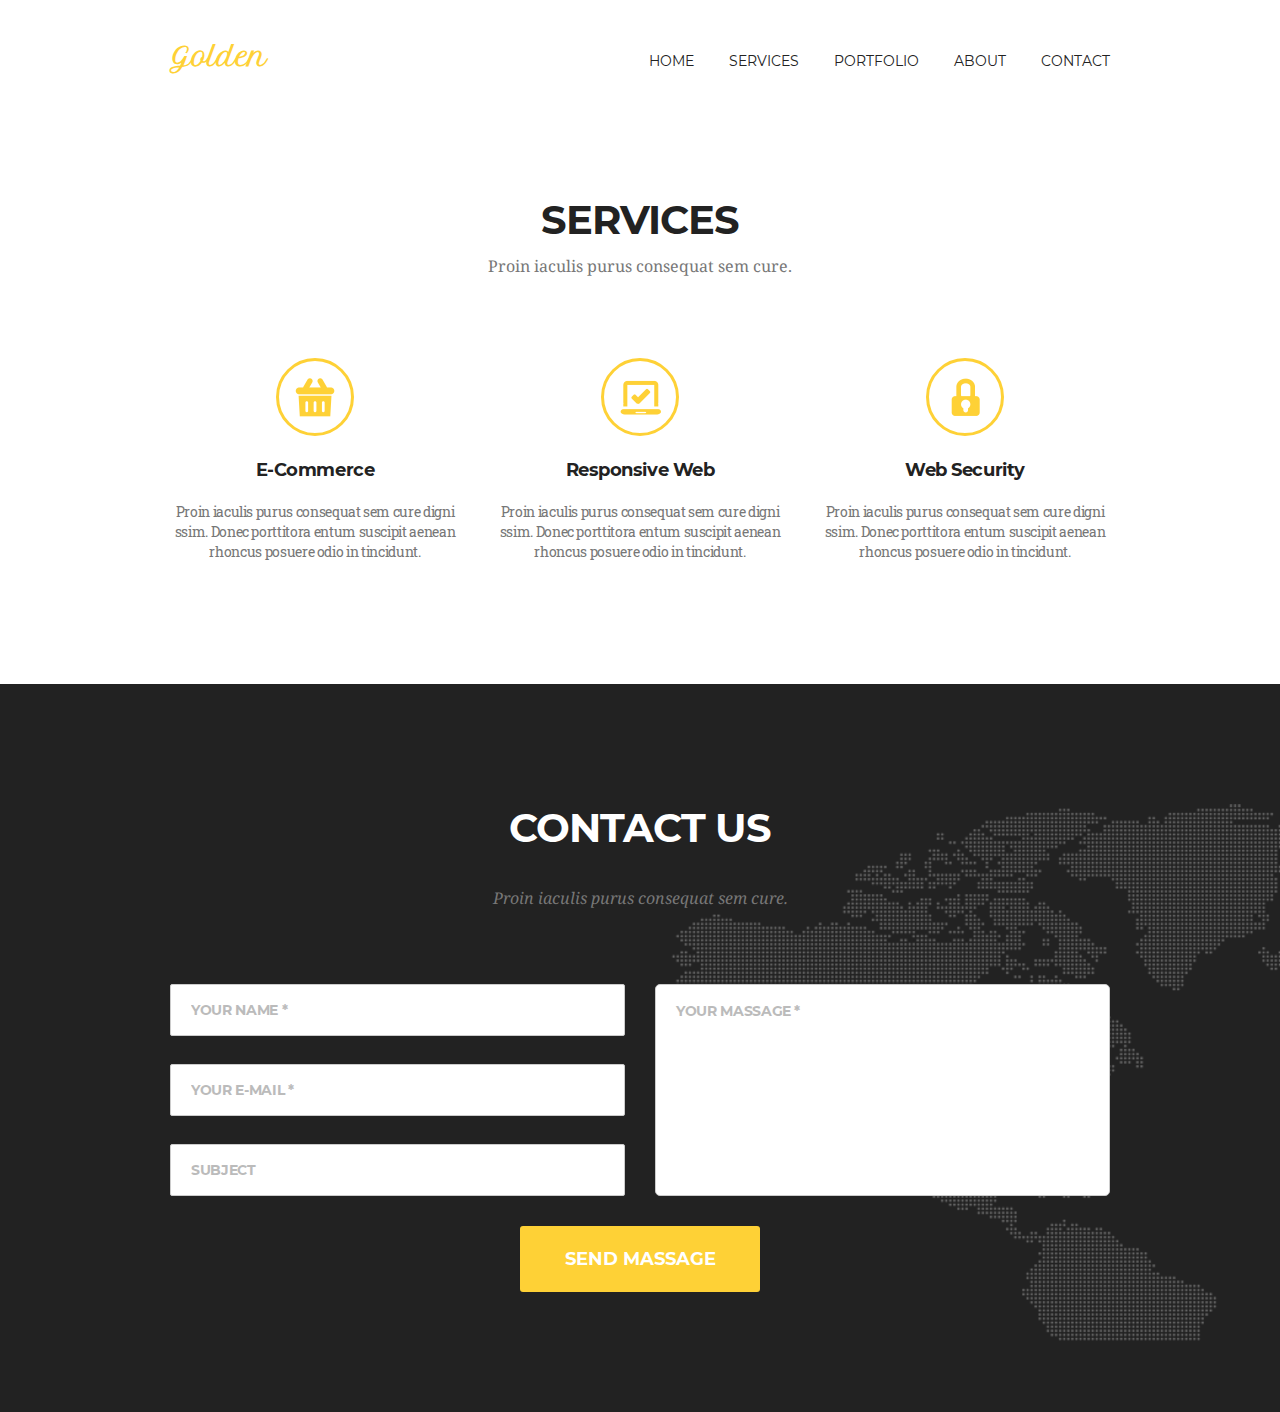
<file: html-css/module-07/index.html>
<!DOCTYPE html>
<html lang="en">

<head>
    <meta charset="UTF-8">
    <meta name="viewport" content="width=device-width, initial-scale=1.0">
    <title>homework-07</title>
    <link rel="stylesheet" href="css/normalize.css">
    <link rel="stylesheet" href="css/style.css">
    <link href="https://fonts.googleapis.com/css?family=Noto+Serif:400i&display=swap" rel="stylesheet">
    <link href="https://fonts.googleapis.com/css?family=Petit+Formal+Script&display=swap" rel="stylesheet">
</head>

<body>
    <header class="container">
        <nav>
            <a href="#" class="logo">Golden</a>
            <ul class="navigation_list">
                <li class="navigation_item"><a href="#">Home</a></li>
                <li class="navigation_item"><a href="#">Services</a></li>
                <li class="navigation_item"><a href="#">Portfolio</a></li>
                <li class="navigation_item"><a href="#">About</a></li>
                <li class="navigation_item"><a href="#">Contact</a></li>
            </ul>
        </nav>
    </header>
    <main>
        <section class="services container">
            <h2 class="services-title">Services</h2>
            <p class="services-title_description">Proin iaculis purus consequat sem cure.</p>
            <ul class="services-list">
                <li class="services-list__item">
                    <h3 class="service-item_title">E-Commerce</h3>
                    <p>Proin iaculis purus consequat sem cure digni ssim. Donec porttitora entum suscipit aenean rhoncus posuere odio in tincidunt.</p>
                </li>
                <li class="services-list__item">
                    <h3 class="service-item_title">Responsive Web</h3>
                    <p>Proin iaculis purus consequat sem cure digni ssim. Donec porttitora entum suscipit aenean rhoncus posuere odio in tincidunt.</p>
                </li>
                <li class="services-list__item">
                    <h3 class="service-item_title">Web Security</h3>
                    <p>Proin iaculis purus consequat sem cure digni ssim. Donec porttitora entum suscipit aenean rhoncus posuere odio in tincidunt.</p>
                </li>
            </ul>
        </section>
        <section class="contacts">
            <div class="container">
                <h2 class="services-title contacts-title">Contact Us</h2>
                <p class="contacts-title__description">Proin iaculis purus consequat sem cure. </p>
                <form action="#">
                    <div class="contact__form-input_area-wrapper">
                        <div class="contact__form-left_inputs-wrapper">
                            <input name="name" type="text" class="contact__form-input" placeholder="Your name *" required minlength="2">
                            <input name="email" type="email" class="contact__form-input" placeholder="Your e-mail *" required>
                            <input name="subject" type="text" class="contact__form-input" placeholder="Subject">
                        </div>
                        <textarea name="massage" class="contact__form-textarea" placeholder="Your Massage *" required minlength="10"></textarea>
                    </div>
                    <button type="submit" class="contact__form-btn">Send massage</button>
                </form>
            </div>

        </section>
    </main>
</body>

</html>
</file>
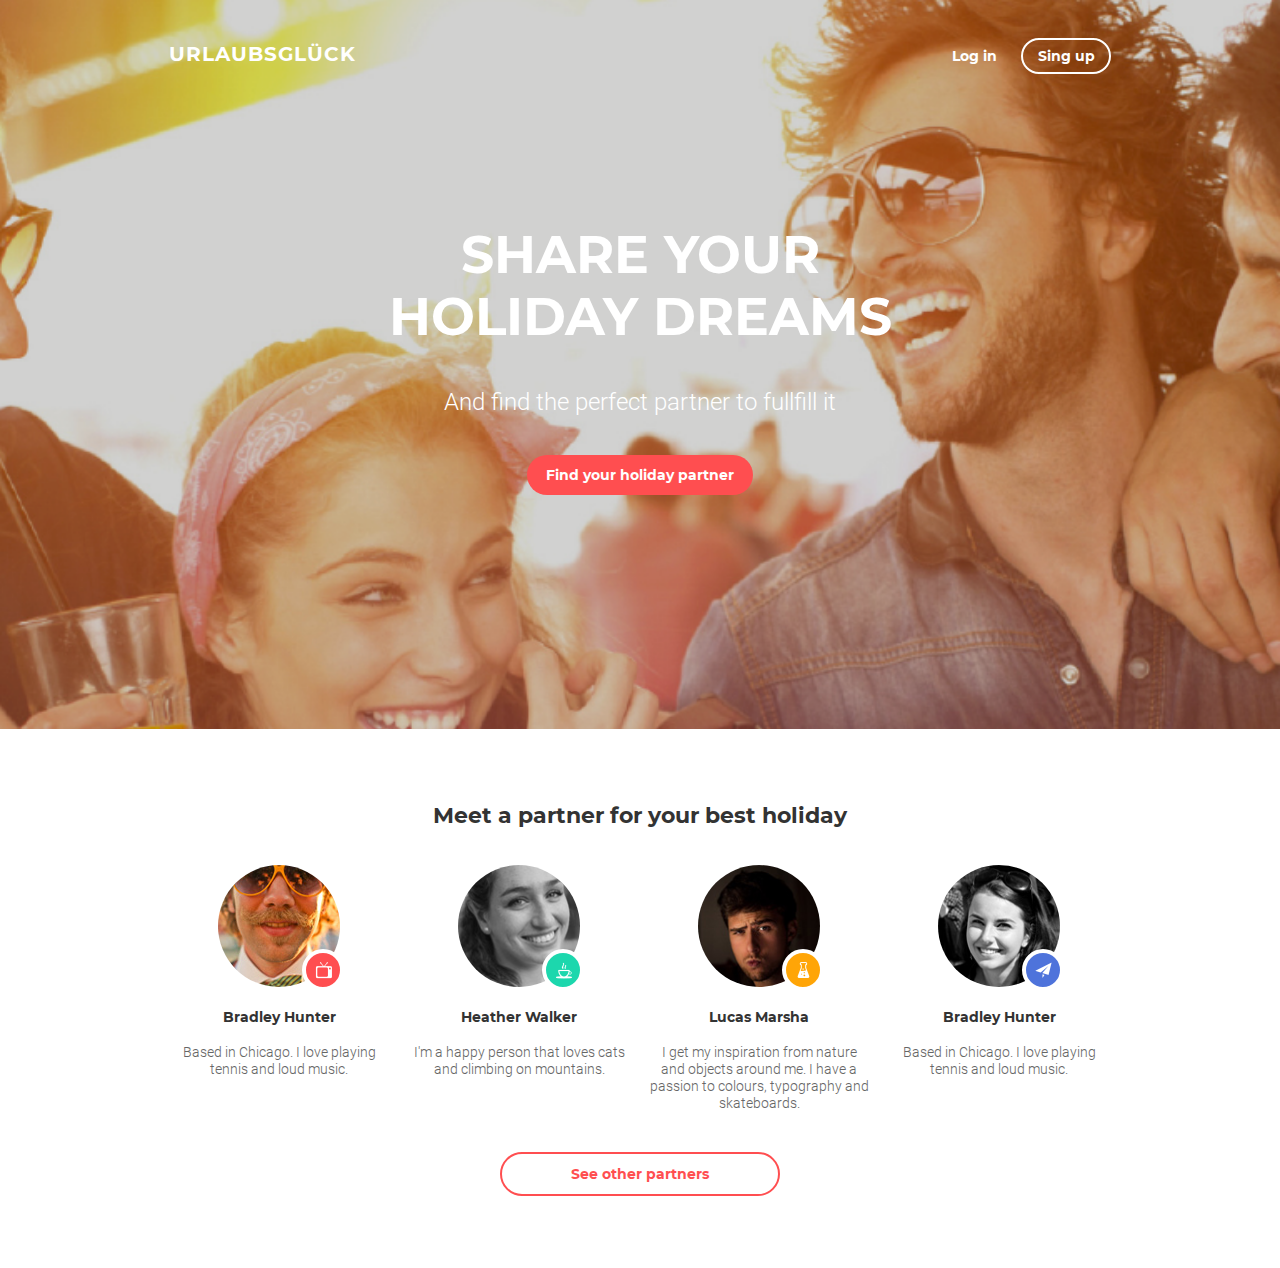
<file: html-css/module-08/index.html>
<!DOCTYPE html>
<html lang="en">

<head>
    <meta charset="UTF-8">
    <meta name="viewport" content="width=device-width, initial-scale=1.0">
    <title>homework-08</title>
    <link rel="stylesheet" href="css/normalize.css">
    <link rel="stylesheet" href="css/style.css">
</head>

<body>
    <header>
        <nav>
            <div class="loging-block">
                <button class="login-btn">Log in</button>
                <button class="singup-btn">Sing up</button>
            </div>
            <a href="#" class="page-logo">URLAUBSGLÜCK</a>
        </nav>
        <h1 class="page-title">Share your <span>holiday dreams</span></h1>
        <p class="page-title__description">And find the perfect partner <span>to fullfill it</span></p>
        <div class="find-link-wrapper">
            <a href="#" class="find-link">Find your holiday partner</a>
        </div>
    </header>
    <main class="container">
        <section class="partners">
            <h2 class="partners-title">Meet a partner for your best holiday</h2>
            <ul class="partners-list">
                <li class="partners-item">
                    <div class="partner-image-wrapper partner1">
                        <img class="partner-image" src="./img/people/man1.jpg" alt="partner-image" width="122"
                            height="122">
                    </div>
                    <h3 class="partner-name">Bradley Hunter</h3>
                    <p class="partner-resume">Based in Chicago. I love playing tennis and loud music.</p>
                </li>
                <li class="partners-item">
                    <div class="partner-image-wrapper partner2">
                        <img class="partner-image" src="./img/people/man2.jpg" alt="partner-image" width="122"
                            height="122">
                    </div>
                    <h3 class="partner-name">Lucas Marsha</h3>
                    <p class="partner-resume">I get my inspiration from nature and objects around me. I have a passion
                        to colours, typography and skateboards.</p>
                </li>
                <li class="partners-item">
                    <div class="partner-image-wrapper partner3">
                        <img class="partner-image" src="./img/people/woman1.jpg" alt="partner-image" width="122"
                            height="122">
                    </div>
                    <h3 class="partner-name">Heather Walker</h3>
                    <p class="partner-resume">I'm a happy person that loves cats and climbing on mountains.</p>
                </li>
                <li class="partners-item">
                    <div class="partner-image-wrapper partner4">
                        <img class="partner-image" src="./img/people/woman2.jpg" alt="partner-image" width="122"
                            height="122">
                    </div>
                    <h3 class="partner-name">Bradley Hunter</h3>
                    <p class="partner-resume">Based in Chicago. I love playing tennis and loud music.</p>
                </li>
            </ul>
            <div class="other-partnets__link-wrapper">
                <a href="" class="other-partners__link">See other partners</a>
            </div>
        </section>
    </main>
</body>

</html>
</file>
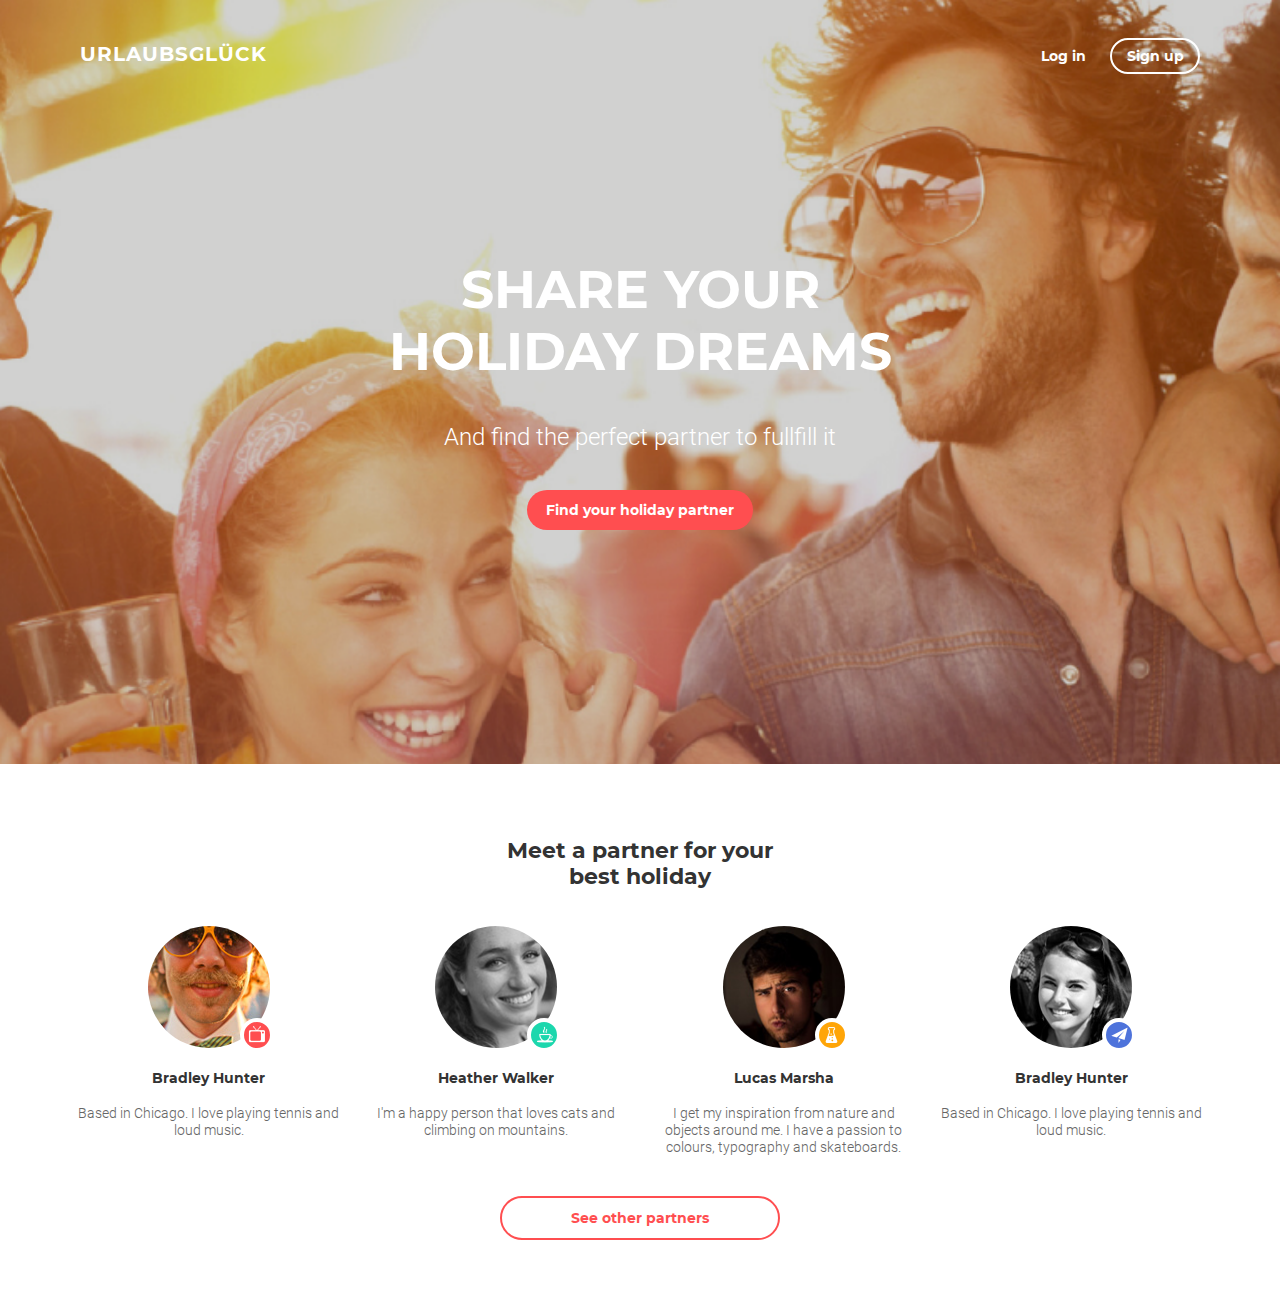
<file: html-css/module-09/index.html>
<!DOCTYPE html>
<html lang="en">

<head>
    <meta charset="UTF-8">
    <meta name="viewport" content="width=device-width, initial-scale=1.0">
    <link href="css/bootstrap-grid.css" rel="stylesheet">
    <link href="css/normalize.css" rel="stylesheet">
    <link href="css/style.css" rel="stylesheet">
    <title>homework-09</title>
</head>

<body>
    <header>
        <div class="container">
            <nav class="row flex-md-row-reverse justify-content-md-between align-items-md-baseline">
                <div class="col-12 col-md-4 col-lg-3 loging-block">
                    <button class="login-btn">Log in</button>
                    <button class="singup-btn">Sign up</button>
                </div>
                <div class="col-12 col-md-4 col-lg-3 page-logo-wrapper">
                    <a href="#" class="page-logo">URLAUBSGLÜCK</a>
                </div>
            </nav>
        </div>
        <div class="row justify-content-md-center">
            <div class="col12 col-md-9 col-lg-7">
                <h1 class="page-title">Share your <span>holiday dreams</span></h1>
                <p class="page-title__description">And find the perfect partner <span>to fullfill it</span></p>
                <a href="#" class="find-link">Find your holiday partner</a>
            </div>
        </div>
    </header>
    <main class="container">
        <section class="row justify-content-center partners">
            <h2 class="col-12 partners-title">Meet a partner for your <span>best holiday</span></h2>
            <div class="col-md-8 col-lg-12">
                <ul class="row partners-list justify-content-center mb28">
                    <li class="col-12 col-md-6 col-lg-3 partners-item">
                        <div class="partner-image-wrapper partner1">
                            <img class="partner-image" src="./img/people/man1.jpg" alt="partner-image" width="122"
                                height="122">
                        </div>
                        <h3 class="partner-name">Bradley Hunter</h3>
                        <p class="partner-resume">Based in Chicago. I love playing tennis and loud music.</p>
                    </li>
                    <li class="col-12 col-md-6 col-lg-3 partners-item">
                        <div class="partner-image-wrapper partner2">
                            <img class="partner-image" src="./img/people/man2.jpg" alt="partner-image" width="122"
                                height="122">
                        </div>
                        <h3 class="partner-name">Lucas Marsha</h3>
                        <p class="partner-resume">I get my inspiration from nature and objects around me. I have a
                            passion to colours, typography and skateboards.</p>
                    </li>
                    <li class="col-12 col-md-6 col-lg-3 partners-item">
                        <div class="partner-image-wrapper partner3">
                            <img class="partner-image" src="./img/people/woman1.jpg" alt="partner-image" width="122"
                                height="122">
                        </div>
                        <h3 class="partner-name">Heather Walker</h3>
                        <p class="partner-resume">I'm a happy person that loves cats and climbing on mountains.</p>
                    </li>
                    <li class="col-12 col-md-6 col-lg-3 partners-item">
                        <div class="partner-image-wrapper partner4">
                            <img class="partner-image" src="./img/people/woman2.jpg" alt="partner-image" width="122"
                                height="122">
                        </div>
                        <h3 class="partner-name">Bradley Hunter</h3>
                        <p class="partner-resume">Based in Chicago. I love playing tennis and loud music.</p>
                    </li>
                </ul>
            </div>
            <div class="col-12 other-partnets__link-wrapper">
                <a href="" class="other-partners__link">See other partners</a>
            </div>
        </section>
    </main>
</body>

</html>
</file>
<file: html-css/module-03/css/styles.css>
html {
    box-sizing: border-box;
}
*, 
*::before, 
*::after {
    box-sizing: inherit;
}
.container {
    width: 900px;
    margin: 0 auto;
}

/*.header {
    padding-top: 75px;
    padding-bottom: 100px;
}*/

body {
    margin: 0;
    font-family: "Playfair Display", serif;
    color: #626262;
}

.list-navi {
    width: 900px;
    margin: 0;
}

.navi .link-navi {
    display: inline-block;

    margin-top: 75px;
    margin-right: 100px;
    margin-bottom: 100px;
}

a {
    margin: 0;
    font-size: 14px;
    line-height: 24px;
}

img {
    display: block;
    min-width: 100%;
    margin-bottom: 30px;
}

h2 {
    font-size: 30px;
    line-height: 36px;
    margin-bottom: 42px;
}

.navi {
    font-size: 0;
    text-align: center;
}

.navi li a {
    width: 100%;
    display: block;
    text-align: justify;
    margin: 0;
    padding: 0;
    list-style: none;
}

.list-navi:not(:last-child) {
    margin-bottom: 105px;
}

.navigation {
    font-size: 14px;
    display: inline-block;
}

.link-navi {
    display: block;
    text-transform: uppercase;
    text-decoration: none;
    color: #626262;
}

.link-navi:hover,
.link-navi:focus {
    color: #03a9f4;
}

.main {
    font-size: 0;
    margin: 0;
    margin-bottom: 70px;
}

.main:last-child {
    text-align: center;
}

.content {
    text-align: left;
    display: inline-block;
    width: 420px;
    margin-bottom: 130px;
}

.content:nth-child(2n) {
    margin-left: 60px;
}

.content:nth-child(-n + 3) {
    margin-bottom: 55px;
}

.text-list {
    margin: 0;
    font-size: 14px;
    line-height: 24px;
    height: 70px;
    text-align: left;
    overflow: hidden;
}

.title {
    margin: 0;
    margin-bottom: 30px;
    text-transform: uppercase;
    font-family: "Ubuntu", sans-serif;
    font-size: 14px;
    line-height: 1.2;
    color: #b4ad9e;
}

.button {
    padding: 0;
    width: 165px;
    height: 60px;
    font-size: 20px;
    line-height: 24px;
    cursor: pointer;
    color: #626262;
}

.button:hover,
.button:focus {
    color: #03a9f4;
}
</file>
<file: html-css/module-04/css/style.css>
.container {
    width: 1110px;
    margin: 0 auto;
}

.clearfix {
    overflow: hidden;
}

body {
color: #555252;
}

img {
    display: block;
    max-width: 100%;
    height: auto;
}

header {
    padding: 33px 0 50px;
}

.navigation {
    margin: 0;
    padding: 0;
    width: 1110px;
}

.navigation > a {
    float: left;
    text-transform: uppercase;
    font-family: 'Roboto', sans-serif;
    font-size: 30px;
    line-height: 32px;
    font-weight: 300;
    text-decoration: none;
    color: #555252;
}

.navigation > a::first-letter {
    color: #1abc9c;
    font-family: 'Roboto', sans-serif;
    font-weight: 700;
}

.navigation-ul {
    float: right;
    width: 465px;
    margin: 0;
    padding: 0;
    padding-top: 7px;
    list-style: none;
}

.navigation-li {
    display: block;
    float: left;
}

.navigation-li:not(:last-child) {
    margin-right: 34px;
}

.navigation-li a {
    text-transform: uppercase;
    text-decoration: none;
    font-family: 'Open Sans', sans-serif;
    font-size: 13px;
    line-height: 11px;
    font-weight: 700;
    color: #0f0101;
}

.navigation-li a:hover,
.navigation-li a:focus {
    color: #1abc9c;
}


h2 {
    text-align: center;
    margin: 0;
    padding: 0;
    text-transform: uppercase;
    font-size: 48px;
    line-height: 32px;
    font-family: 'Roboto', sans-serif;
    font-weight: 900;
    color: rgb(81, 81, 81);
}

h2::after {
    display: block;
    width: 164px;
    height: 7px;
    background-color: rgb(26, 188, 156);
    content: "";
    margin: 0 auto;
    margin-top: 35px;
}

.news-title {
    margin-bottom: 95px;
}

.product-title {
    margin-bottom: 85px;
}

.product {
    padding: 50px 0 100px;
}

.product-list {
    list-style: none;
    margin: 0;
    padding: 0;
}

.product-item {
    float: left;
    width: 255px;
    height: 322px;
}

.product-item:not(:nth-child(4n)) {
    margin-right: 30px;
}

.product-item:nth-last-child(n + 5) {
    margin-bottom: 30px;
}

.product-item:hover .product-name {
    background-color: #1abc9c;
}

.product-item:hover .product-price {
    background-color: #7fd9c7;
}

.product-image {
    height: 282px;
    overflow: hidden;
}

.backgrndfix {
    background-color: #e9f0fd;
}

.bag {
    max-width: 200px;
    margin: 15px auto 0;
}

.glasses {
    max-width: 235px;
    margin: 97px auto 0;
}

.product-footer {
    padding: 0;
    margin: 0;
    font-family: 'Roboto', sans-serif;
    font-weight: 900;
    width: 255px;
}

.product-name {
    float: left;
    width: 200px;
    height: 40px;
    background-color: #323232;
}

.product-name a {
    padding-left: 15px;
    line-height: 40px;
    display: block;
    text-transform: uppercase;
    text-decoration: none;
    color: #ffffff;
}

.product-price {
    float: right;
    width: 55px;
    height: 40px;
    background-color: #8c8c8c;
}

.product-price a {
    padding-left: 15px;
    line-height: 40px;
    text-decoration: none;
    color: #ffffff;
}

.news {
    margin: 0;
    padding: 10px 0 80px;
}

.news-list {
    list-style: none;
    margin: 0;
    padding: 0;
}

.post-item {
    float: left;
    text-align: left;
    width: 350px;
}

.post-item:not(:last-child) {
    margin-right: 30px;
}

.post-image {
    margin-bottom: 10px;
}

h3 {
    margin:0;
    padding: 0;
    margin-bottom: 25px;
    font-family: 'Open Sans', sans-serif;
    font-size: 18px;
    line-height: 26px;
    font-weight: 600;
    text-align: left;
}

h3::after {
    display: block;
    width: 136px;
    height: 3px;
    background-color: #4ec6ab;
    content: "";
    margin-top: 10px;
}

.post-text {
    margin: 0;
  /*  overflow: hidden;*/
    text-align: left;
    font-size: 14px;
    line-height: 26px;
    font-family: 'Open Sans', sans-serif;
    font-weight: 400;
    margin-bottom: 10px;
}

.button {
    font-family: 'Open Sans', sans-serif;
    font-weight: 400;
    background-color: #4ec6ab;
    padding: 0;
    width: 160px;
    height: 50px;
    font-size: 16px;
    border-style: none;
    border-radius: 4px;
    display: block;
    text-align: center;
    font-size: 16px;
    line-height: 50px;
    text-decoration: none;
    color: #ffffff;
}
</file>
<file: html-css/module-05/css/style.css>
:root {
    --main-background-color: #1abc9c;
    --secondary-background-color: #ffffff;
    --main-font: 'Roboto', sans-serif;
    --secondary-font: 'Open Sans', sans-serif;
  }
  
  html {
    box-sizing: border-box;
  }
  
  * {
    margin: 0;
    padding: 0;
    box-sizing: inherit;
  }
    
  a {
    text-decoration: none;
  }
    
  ul,
  ol {
    list-style: none;
  }
    
  img {
    display: block;
    width: 100%;
    height: auto;
  }
  
  .clearfix::after {
    content: "";
    clear: both;
    display: table;
  }
  
  .container {
    width: 1110px;
    margin: 0 auto;
  }
               
  header {
    padding: 33px 0 26px;
  }
  
  .navigation {
      margin: 0;
      padding: 0;
      width: 1110px;
  }
  
  .logo {
      float: left;
      text-transform: uppercase;
      font-family: var(--main-font);
      font-size: 30px;
      line-height: 32px;
      font-weight: 300;
      text-decoration: none;
      color: #555252;
      letter-spacing: -1.5px;
  }
  
  .logo::first-letter {
      color: var(--main-background-color);
      font-family: var(--main-font);
      font-weight: 700;
  }
  
  .navigation-ul {
      float: right;
      margin: 0;
      padding: 0;
      padding-top: 7px;
      list-style: none;
  }
  
  .navigation-li {
      display: block;
      float: left;
  }
  
  .navigation-li:not(:last-child) {
      margin-right: 29px;
  }
  
  .navigation-li a {
      text-transform: uppercase;
      text-decoration: none;
      font-family: var(--secondary-font);
      font-size: 14px;
      line-height: 11px;
      font-weight: 700;
      color: #0f0101;
  }
  
  .navigation-li a:hover,
  .navigation-li a:focus {
      color: var(--main-background-color);
  }
  
  .slider-section {
    position: relative;
  }
  
  .slider-img {
    object-position: top;
    object-fit: cover;
    width: 100%;
    height: 600px;
  }
   
  .slider-overlay::before {
    content: "";
    position: absolute; 
    width: 100%;
    height: 100%;
    top: 0;
    left: 0;
    background-color: #000002;
    opacity: 0.52;
    display: block;
  }
  
  
  .slider-ctrl {
    position: absolute;
    top: 50%;
    left: 50%;
    height: 104px;
    transform: translate(-50%, -50%);
  }
  
  .slider-ctrl button{
    position: absolute;
    border: none;
    background-color: #4ec6ab;
    opacity: 0.651;
    width: 104px;
    height: 104px;
    background-repeat: no-repeat;
    background-position: center;
    cursor: pointer;
  }
  .slider-ctrl button:hover {
    opacity: 1;
    background-color: var(--main-background-color);
  }
  
  .slider-ctrl__prev {
    left: 0;
    background-image: url(../img/icons/pe-7s-angle-left.png);
  }
  
  .slider-ctrl__next {
    right: 0;
    background-image: url(../img/icons/pe-7s-angle-right.png);
  
  }
  
  .slider-content {
    position: absolute;
    width: 780px;
    left: 50%;
    top: 50%;
    transform: translate(-50%, -50%);
    font-family: var(--main-font);
    color: var(--secondary-background-color);
  }
  
  .slider-content_title {
    font-size: 60px;
    line-height: 82px;
    font-weight: 900;
    letter-spacing: -1.2px;
  }
  
  .slider-content_description {
    font-size: 24px;
    line-height: 54px;
    font-weight: 300;
    letter-spacing: -0.5px;
  }
  
  .new-collection {
    background-color: #e9f0fd;
    padding: 94px 0 100px;
  }
  
  .collection-title {
    margin-bottom: 82px;
    font-family: var(--main-font);
    font-size: 48px;
    line-height: 48px;
    font-weight: 900;
    letter-spacing: -1px;
    text-align: center;
  }
  
  .collection-title::after {
    display: block;
    width: 164px;
    height: 7px;
    background-color: var(--main-background-color);
    content: "";
    margin: 0 auto;
    margin-top: 24px;
  }
  
  .product-list {
    list-style: none;
    margin: 0;
    padding: 0;
  }
  
  .product-item {
    position: relative;
    float: left;
    width: 255px;
  }
  
  .product-item:not(:last-child) {
    margin-right: 30px;
  }
  
  .product-image {
    position: relative;
  }
  
  .product-footer {
    padding: 0;
    margin: 0;
    background-color: #323232;
    font-family: var(--main-font);
    font-weight: 900;
    color: var(--secondary-background-color);
    line-height: 40px;
  }
  
  .product-footer a {
    padding-left: 10px;
    text-transform: uppercase;
    color: var(--secondary-background-color);
    text-decoration: none;
  }
  
  .product-name {
    float: left;
  }
  
  .product-price {
    float: right;
    width: 45px;
    background-color: rgba(255, 255, 255, 0.44);
    text-align: center;
  }
  
  .product-item:hover .product-footer {
    background-color: var(--main-background-color);
  }
  
  .overlay {
    position: absolute;
    top: 0;
    left: 0;
    width: 100%;
    height: 100%;
    border-width: 10px;
    border-color: rgba(255, 255, 255, 0.651);
    border-style: solid;
    background-color: rgba(0, 0, 0, 0.651);
    background-clip: padding-box;
    opacity: 0;
  }
  
  .product-item:hover .overlay {
    opacity: 1;
  }
  
  .overlay-icons {
    position: relative;
    top: 50%;
    left: 50%;
    transform: translate(-50%, -50%);
    width: 170px;
  }
  
  .overlay-icons li {
    display: block;
    float: left;
  }
  
  .overlay-icons button {
    background-repeat: no-repeat;
    cursor: pointer;
  }
  
  .overlay-icon button {
    width: 48px;
    height: 48px;
    border-width: 1px;
    border-color: var(--secondary-background-color);
    border-style: solid;
    background-color: transparent;
    background-position: center;
  }
  
  
  .overlay-icons button:hover {
    border-color: var(--main-background-color);
    background-color: var(--main-background-color);
  }
  
  .overlay-icon {
    margin-bottom: 4px;
  }
  
  .overlay-icon:nth-child(-n + 2) {
    margin-right: 13px;
  }
  
  .overlay-icon-last {
    position: relative;
    font-family: var(--secondary-font);
    font-size: 14px;
    font-weight: 400;
    line-height: 48px;
    width: 170px;
    height: 48px;
    background-color: #323232;
  }
  
  .add {
    border-width: 1px;
    border-color: var(--secondary-background-color);
    border-style: solid;
    color: var(--secondary-background-color);
    background-color: transparent;
    background-image: url(../img/icons/pe-7s-cart.png);
    background-position: left 15px center;
    background-repeat: no-repeat;
    position: absolute;
    top: 50%;
    left: 50%;
    transform: translate(-50%, -50%);
    width: 100%;
    height: 100%;
    text-align: right;
    padding-right: 15px;
  }
  
  .like {
    background-image: url(../img/icons/pe-7s-like.png);
  }
  
  .shuffle {
    background-image: url(../img/icons/pe-7s-shuffle.png);
  }

  
  .clock  {
    background-image: url(../img/icons/pe-7s-clock.png);
  }
  
  footer {
    padding: 34px 0;
    background-color: #323232;
    text-align: center;
    font-family: var(--secondary-font);
    font-size: 16px;
    font-weight: 400;
    line-height: 28px;
    letter-spacing: -0.5px;
    color: #fefefe;
  }
  
  footer a {
    color: #46bfa9;
    letter-spacing: -0.5px;
  }
  
  footer a:hover {
    text-decoration: underline;
  }
</file>
<file: html-css/module-06/css/style.css>
html {
    box-sizing: border-box;
}
  
* {
    margin: 0;
    padding: 0;
    box-sizing: inherit;
}
    
a {
    text-decoration: none;
}
    
ul,
ol {
    list-style: none;
}
    
img {
    display: block;
    width: 100%;
    height: auto;
}

.container {
    width: 1200px;
    margin: 0 auto;
}

body {
    font-family: 'Montserrat', sans-serif;
    color: #333333;
}

header {
    padding: 30px 0 122px;
}

nav {
    display: flex;
    justify-content: space-between;
    align-items: baseline;
}

.navigation_list {
    display: flex;
    justify-content: flex-end;
}

.logo {
    font-size: 30px;
    line-height: 36px;
    font-weight: 700;
    color: #95e1d3;

}
.navigation_item:not(:last-child) {
    margin-right: 54px;
}

.navigation_item a {
    position: relative;
    font-size: 14px;
    line-height: 17px;
    font-weight: 400;
    color: #95e1d3;
    text-transform: uppercase;
    transition: color 200ms linear;
}

.navigation_item a:hover {
    color: #f38181;
}

.navigation_item a::after {
    opacity: 0;
    display: block;
    content: "";
    margin-top: 12px;
    width: auto;
    height: 3px;
    background-color: #f38181;
    transition: all 0.2s linear;
}

.navigation_item a:hover::after {
    opacity: 1;
}

.section-title {
    font-size: 30px;
    font-weight: 700;
    line-height: 36px;
    text-transform: uppercase;
    text-align: center;
    margin-bottom: 64px;
}

.section-title-stylized {
    display: block;
    font-family: 'Kaushan Script', cursive;
    font-size: 24px;
    line-height: 29px;
    font-weight: 400;
    text-transform: none;
    padding-bottom: 20px;
}

.section-title::after {
    display: block;
    width: 60px;
    height: 4px;
    background-color: #f38181;
    content: "";
    margin: 0 auto;
    margin-top: 42px;
}

.services {
    margin-bottom: 100px;
}

.services-list {
    display: flex;
    flex-wrap: wrap;
    justify-content: space-around;
}

.services-list-item {
    position: relative;
    flex-basis: 380px;
    padding-left: 80px;
}

.services-list-item:not(:nth-last-child(-n + 3)) {
    margin-bottom: 98px;
}

.services-list-item::before {
    position: absolute;
    top: 0;
    left: 0;
    content: '';
    background-repeat: no-repeat;
    background-position: center;
    width: 80px;
    height: 32px;
}

.alarm::before {
    background-image: url(../img/icons/ALARM.jpg);
}

.line-graph::before {
    background-image: url(../img/icons/LINE\ GRAPH.jpg);
}

.pc::before {
    background-image: url(../img/icons/COMPUTER\ _\ OK.jpg);
}

.book::before {
    background-image: url(../img/icons/BOOK\ 2.jpg);
}

.home::before {
    background-image: url(../img/icons/HOME.jpg);
}

.image::before {
    background-image: url(../img/icons/IMAGE.jpg);
}

.service-item-title {
    font-size: 14px;
    line-height: 17px;
    font-weight: 400;
    margin-bottom: 15px;
    text-transform: uppercase;
}

.service-item-description {
    font-family: 'Roboto', sans-serif;
    font-size: 15px;
    line-height: 24px;
    font-weight: 400;
    color: #999999;
}

.team_section {
    margin-bottom: 84px;
}

.title-description {
    font-family: 'Roboto', sans-serif;
    font-size: 15px;
    line-height: 24px;
    font-weight: 400;
    color: #999999;
    padding: 0 110px 90px;
    text-align: center;
}

.team-list {
    display: flex;
    justify-content: space-between;
}

.team-list__item {
    text-align: center;
    flex-basis: 380px;
}

.team-list__item__image-wrapper {
    position: relative;
    margin-bottom: 30px;
    transition: all 0.2s linear;

}

.team-list__item__name{
    font-size: 14px;
    line-height: 17px;
    font-weight: 400;
    text-transform: uppercase;
    margin-bottom: 12px;
}

.team-list__item__occupation {
    font-family: 'Roboto', sans-serif;
    font-size: 15px;
    line-height: 24px;
    font-weight: 300;
    font-style: italic;
    color: #999999;
}

.social-overlay {
    display: flex;
    justify-content: center;
    align-items: center;
    width: 100%;
    height: 100%;
    background-image: linear-gradient( 
        to bottom, 
        rgba(243, 129, 129, 90%), 
        rgba(252, 227, 138, 90%)
    );
    position: absolute;
    top: 0;
    left: 0;
  
    opacity: 0;
    visibility: hidden;
    transition: all 0.2s linear;
}

  
.social-overlay__list {
    display: flex;
}
  
.social-overlay__list-item {
    display: flex;
    justify-content: center;
    align-items: center;
}
  
.team-list__item:hover .social-overlay {
    opacity: 1;
    visibility: visible;
}

.team-list__item:hover .team-list__item__image-wrapper {
    transform: translate(-10px, -10px);
    box-shadow: 10px 10px #95e1d3;
}
  
.social-overlay__list-link {
    width: 56px;
    height: 56px;
    background-repeat: no-repeat;
    background-position: center;
    background-color: #fce38a;
  
    transition: all 0.2s linear;
}
  
.social-overlay__list-item:not(:last-child) {
    border-right: 1px solid transparent;
}

.facebook {
    background-image: url("../img/social-icons/facebook.png");
}
  
.twitter {
    background-image: url("../img/social-icons/twitter.png");
}
  
.pinterest {
    background-image: url("../img/social-icons/pinterest.png");
}
  
.instagram {
    background-image: url("../img/social-icons/instagram.png");
}
  
.social-overlay__list-link:hover {
    background-color: #95e1d3;
}


footer {
    display: flex;
    justify-content: space-between;
    align-items: center;
    height: 62px;
    border-top: 1px solid #e5e5e5;
}

.footer_link {
    color: #f38181;
}

.footer_link:hover {
    text-decoration: underline;
}

.subscribe_form {
    display: flex;
}

.subscribe_input {
    width: 234px;
    height: 44px;
    padding-left: 12px;
    border: 1px solid #e7e7e7;
    font-style: italic;
}

.subscribe_input::placeholder {
    color: #e7e7e7;
}

.subscribe_btn {
    width: 150px;
    height: 44px;
    border: 0;
    background-color: #95e1d3;
    font-size: 14px;
    line-height: 17px;
    font-weight: 700;
    color: #ffffff;
    text-transform: uppercase;
    text-align: center;
    cursor: pointer;
}
</file>
<file: html-css/module-07/css/style.css>
/* montserrat-regular - latin */
@font-face {
    font-family: "Montserrat";
    font-style: normal;
    font-weight: 400;
    src: local("Montserrat Regular"), local("Montserrat-Regular"),
      url("../fonts/montserrat-v14-latin-regular.woff2") format("woff2"),
      /* Chrome 26+, Opera 23+, Firefox 39+ */
        url("../fonts/montserrat-v14-latin-regular.woff") format("woff"); /* Chrome 6+, Firefox 3.6+, IE 9+, Safari 5.1+ */
}
/* montserrat-700 - latin */
@font-face {
    font-family: "Montserrat";
    font-style: normal;
    font-weight: 700;
    src: local("Montserrat Bold"), local("Montserrat-Bold"),
      url("../fonts/montserrat-v14-latin-700.woff2") format("woff2"),
      /* Chrome 26+, Opera 23+, Firefox 39+ */
        url("../fonts/montserrat-v14-latin-700.woff") format("woff"); /* Chrome 6+, Firefox 3.6+, IE 9+, Safari 5.1+ */
}
  
/* roboto-slab-regular - latin */
@font-face {
    font-family: "Roboto Slab";
    font-style: normal;
    font-weight: 400;
    src: local(""),
      url("../fonts/roboto-slab-v11-latin-regular.woff2") format("woff2"),
      /* Chrome 26+, Opera 23+, Firefox 39+ */
        url("../fonts/roboto-slab-v11-latin-regular.woff") format("woff"); /* Chrome 6+, Firefox 3.6+, IE 9+, Safari 5.1+ */
}
  
* {
    margin: 0;
    padding: 0;
    box-sizing: inherit;
}
  
html {
    box-sizing: border-box;
    font-size: 14px;
}
  
ul,
ol {
    list-style: none;
}

a {
    text-decoration: none;
}
    
img {
    display: block;
    width: 100%;
    height: auto;
}

.container {
    width: 940px;
    margin: 0 auto;
}

body {
    font-family: 'Montserrat', sans-serif;
    color: #222222;
}

header {
    padding: 36px 0 100px;
}

nav {
    display: flex;
    justify-content: space-between;
    align-items: baseline;
}

.logo {
    font-family: 'Petit Formal Script', cursive;
    font-size: 26px;
    line-height: 41px;
    font-weight: 700;
    color: #fed136;
}

.navigation_list {
    display: flex;
    justify-content: flex-end;
}

.navigation_item:not(:last-child) {
    margin-right: 35px;
}

.navigation_item a {
    position: relative;
    font-size: 14px;
    line-height: 41px;
    font-weight: 400;
    color: #222222;
    text-transform: uppercase;
    transition: color 200ms linear;
}

.navigation_item a:hover {
    color: #fed136;
}

.services {
    padding-bottom: 122px;
}

.services-title {
    text-align: center;
    font-size: 40px;
    line-height: 75px;
    font-weight: 700;
    letter-spacing: -1px;
    text-transform: uppercase;
}

.services-title_description {
    font-family: 'Noto Serif', serif;
    font-size: 16px;
    line-height: 19px;
    font-weight: 400;
    color: #777777;
    text-align: center;
    margin-bottom: 82px;
}

.services-list {
    display: flex;
    justify-content: space-between;
}

.services-list__item {
    flex-basis: 290px;
    text-align: center;
}

.services-list__item::before {
    content: '';
    display: block;
    width: 72px;
    height: 72px;
    background-position: center;
    background-repeat: no-repeat;
    margin: 0 auto 3px;
    border-radius: 50%;
    border: 3px solid #fed136;
}

.services-list__item:nth-child(1)::before {
    background-image: url(../img/icons/Icon-Basket.png);
}

.services-list__item:nth-child(2)::before {
    background-image: url(../img/icons/Icon-Laptop.png);
}

.services-list__item:nth-child(3)::before {
    background-image: url(../img/icons/Icon-Locked.png);
}

.service-item_title {
    font-size: 18px;
    line-height: 63px;
    letter-spacing: -0.45px;
    font-weight: 700;
}

.services-list__item p {
    font-family: 'Roboto Slab', serif;
    font-size: 14px;
    line-height: 20px;
    font-weight: 400;
    letter-spacing: -0.35px;
    color: #777777;
}

.contacts {
    padding: 106px 0 120px;
    background-color: #222222;
    background-image: url(../img/MapImage.png);
    background-repeat: no-repeat;
    background-position: top 120px right;
    text-align: center;
}

.contacts-title {
    color: #ffffff;
    margin-bottom: 24px;
}

.contacts-title__description {
    font-family: 'Noto Serif', serif;
    font-size: 16px;
    line-height: 19px;
    font-style: italic;
    color: #777777;
    margin-bottom: 76px;
}

.contact__form-input_area-wrapper {
    display: flex;
    justify-content: space-between;
    margin-bottom: 30px;
}

.contact__form-left_inputs-wrapper {
    flex-basis: calc(50% - 15px);
}

.contact__form-input {
    width: 100%;
    height: 52px;
    border: 1px solid rgb(204, 204, 204);
    border-radius: 2px;
    padding-left: 20px;
}

.contact__form-input:not(:last-child) {
    margin-bottom: 28px;
}

.contact__form-input::placeholder,
.contact__form-textarea::placeholder {
    font-family: 'Montserrat', sans-serif;
    font-size: 14px;
    line-height: 17px;
    font-weight: 700;
    letter-spacing: -0.35px;
    color: #bbbbbb;
    text-transform: uppercase;
}

.contact__form-input:focus {
    outline-offset: -1px;
}

.contact__form-input:required:focus:valid:not(:placeholder-shown),
.contact__form-textarea:required:focus:valid:not(:placeholder-shown) {
    outline: 3px solid green;
}

.contact__form-input:required:focus:invalid:not(:placeholder-shown),
.contact__form-textarea:required:focus:invalid:not(:placeholder-shown) {
    outline: 3px solid red;
}

.contact__form-textarea {
    flex-basis: calc(50% - 15px);
    min-height: 212px;
    border: 1px solid rgb(204, 204, 204);
    border-radius: 5px;
    resize: none;
    padding: 18px 0 0 20px;
}

.contact__form-btn {
    width: 240px;
    height: 66px;
    border: 0;
    border-radius: 3px;
    background-color: rgb(254, 209, 54);
    text-align: center;
    text-transform: uppercase;
    font-family: 'Montserrat', sans-serif;
    font-size: 18px;
    line-height: 22px;
    font-weight: 700;
    color: #ffffff;
    cursor: pointer;
}
</file>
<file: html-css/module-08/css/style.css>
@font-face {
    font-family: 'Montserrat';
    font-style: normal;
    font-weight: 400;
    src: local('Montserrat Regular'), local('Montserrat-Regular'), url('../fonts/montserrat-v14-latin-regular.woff2') format('woff2'), /* Chrome 26+, Opera 23+, Firefox 39+ */
    url('../fonts/montserrat-v14-latin-regular.woff') format('woff');
    /* Chrome 6+, Firefox 3.6+, IE 9+, Safari 5.1+ */
}

@font-face {
    font-family: 'Montserrat';
    font-style: normal;
    font-weight: 700;
    src: local('Montserrat Bold'), local('Montserrat-Bold'), url('../fonts/montserrat-v14-latin-700.woff2') format('woff2'), /* Chrome 26+, Opera 23+, Firefox 39+ */
    url('../fonts/montserrat-v14-latin-700.woff') format('woff');
    /* Chrome 6+, Firefox 3.6+, IE 9+, Safari 5.1+ */
}

@font-face {
    font-family: 'Roboto';
    font-style: normal;
    font-weight: 300;
    src: local('Roboto Light'), local('Roboto-Light'), url('../fonts/roboto-v20-latin-300.woff2') format('woff2'), /* Chrome 26+, Opera 23+, Firefox 39+ */
    url('../fonts/roboto-v20-latin-300.woff') format('woff');
    /* Chrome 6+, Firefox 3.6+, IE 9+, Safari 5.1+ */
}

@font-face {
    font-family: 'Roboto';
    font-style: normal;
    font-weight: 400;
    src: local('Roboto'), local('Roboto-Regular'), url('../fonts/roboto-v20-latin-regular.woff2') format('woff2'), /* Chrome 26+, Opera 23+, Firefox 39+ */
    url('../fonts/roboto-v20-latin-regular.woff') format('woff');
    /* Chrome 6+, Firefox 3.6+, IE 9+, Safari 5.1+ */
}

html {
    box-sizing: border-box;
}

* {
    margin: 0;
    padding: 0;
    box-sizing: inherit;
}

a {
    text-decoration: none;
}

ul,
ol {
    list-style: none;
}

img {
    display: block;
    max-width: 100%;
    height: auto;
}

p {
    font-family: 'Roboto', sans-serif;
}

header {
    background-image: url(../img/fon/fonDesktop.png);
    background-repeat: no-repeat;
    background-color: #1a1915;
    background-size: cover;
    padding: 20px 0 138px;
    color: #ffffff;
    text-align: center;
    min-width: 100%;
}

header span {
    display: block;
}

nav {
    margin-bottom: 28px;
}

nav button {
    font-family: "Montserrat", sans-serif;
    font-size: 14px;
    line-height: 17px;
    font-weight: 700;
    color: #ffffff;
    background-color: transparent;
}

.login-btn {
    border: 0;
}

.singup-btn {
    border: 2px solid #ffffff;
    border-radius: 18px;
    width: 90px;
    height: 36px;
}

.page-logo {
    font-family: "Montserrat", sans-serif;
    font-size: 20px;
    line-height: 24px;
    letter-spacing: 1px;
    font-weight: 700;
    color: #ffffff;
}

.page-title {
    font-family: "Montserrat", sans-serif;
    font-size: 30px;
    line-height: 36px;
    font-weight: 700;
    color: #ffffff;
    text-transform: uppercase;
    margin-bottom: 9px;
}

.page-title__description {
    font-size: 18px;
    line-height: 22px;
    font-weight: 300;
    margin-bottom: 14px;
}

.find-link {
    margin: 0 auto;
    display: block;
    font-family: "Montserrat", sans-serif;
    font-size: 14px;
    line-height: 40px;
    font-weight: 700;
    color: #ffffff;
    width: 280px;
    height: 40px;
    background-color: rgb(255, 78, 80);
    border-radius: 20px;
}

.container {
    width: 280px;
    margin: 0 auto;
}

.partners {
    padding: 72px 0 58px;
    text-align: center;
    font-family: "Montserrat", sans-serif;
    color: #333333;
}

.partners-list {
    margin-bottom: 28px;
}

.partners-title {
    font-size: 22px;
    line-height: 26px;
    font-weight: 700;
    margin-bottom: 19px;
}

.partner-image {
    border-radius: 50%;
    overflow: hidden;
    position: relative;
}

.partner-image-wrapper {
    margin: 0 auto 22px;
    position: relative;
    width: 122px;
    border: 0;
}

.partner-image-wrapper::before {
    content: '';
    display: block;
    position: absolute;
    right: -4px;
    bottom: -4px;
    width: 34px;
    height: 34px;
    background-repeat: no-repeat;
    background-position: center;
    border: 4px solid #ffffff;
    border-radius: 50%;
    z-index: 1;
}

.partner1::before {
    background-image: url(../img/icons/icons1.png);
    background-color: rgb(255, 78, 80);
}

.partner2::before {
    background-image: url(../img/icons/icons2.png);
    background-color: rgb(255, 165, 7);
}

.partner3::before {
    background-image: url(../img/icons/icons3.png);
    background-color: rgb(28, 215, 173);
}

.partner4::before {
    background-image: url(../img/icons/icons4.png);
    background-color: rgb(78, 115, 219);
}

.partner-name {
    font-size: 14px;
    line-height: 17px;
    font-weight: 700;
    margin-bottom: 18px;
}

.partner-resume {
    font-size: 14px;
    line-height: 17px;
    font-weight: 300;
    color: #666666;
}

.other-partners__link {
    margin: 0 auto;
    display: block;
    width: 280px;
    height: 44px;
    background-color: #ffffff;
    border-radius: 22px;
    border: 2px solid rgb(255, 78, 80);
    font-family: "Montserrat", sans-serif;
    font-size: 14px;
    line-height: 40px;
    font-weight: 700;
    color: #ff4e50;
}

@media (max-width: 767px) {
    .loging-block {
        margin-bottom: 115px;
    }
    .partners-item:not(:last-child) {
        margin-bottom: 28px;
    }
}

@media (min-width: 768px) {
    header {
        padding: 38px 0 234px;
        background-image: url(../img/fon/fonMobile.png);
    }
    nav {
        width: 670px;
        margin: 0 auto;
        display: flex;
        flex-direction: row-reverse;
        justify-content: space-between;
        align-items: baseline;
        margin-bottom: 150px;
    }
    .login-btn {
        margin-right: 20px;
    }
    .page-title {
        font-size: 52px;
        line-height: 62px;
        margin-bottom: 40px;
    }
    .page-title__description {
        font-size: 24px;
        line-height: 29px;
        font-weight: 300;
        margin-bottom: 38px;
    }
    .page-title__description span {
        display: inline-block;
    }
    .find-link {
        width: 226px;
    }
    .container {
        width: 492px;
    }
    .partners {
        padding: 76px 0 40px;
    }
    .partners-title {
        margin-bottom: 36px;
    }
    .partners-list {
        display: flex;
        flex-wrap: wrap;
        margin-bottom: 40px;
    }
    .partners-item {
        flex-basis: 236px;
    }
    .partners-item:nth-child(2n) {
        order: 1;
    }
}

@media (min-width: 768px) and (max-width: 999px) {
    .partners-item:not(:nth-child(2n)) {
        margin-bottom: 60px;
    }
    .partners-item:nth-child(-n+2) {
        margin-right: 20px;
    }
}

@media (min-width: 1000px) {
    header {
        background-image: url(../img/fon/fonTablet.png);
    }
    nav {
        width: 942px;
    }
    .container {
        width: 942px;
    }
    .partners {
        padding: 74px 0 72px;
    }
    .partners-list {
        flex-wrap: nowrap;
    }
    .partners-item {
        flex-basis: 220px;
    }
    .partners-item:not(:last-child) {
        margin-right: 20px;
    }
}
</file>
<file: html-css/module-09/css/style.css>
@font-face {
  font-family: 'Montserrat';
  font-style: normal;
  font-weight: 400;
  src: local('Montserrat Regular'), local('Montserrat-Regular'), url('../fonts/montserrat-v14-latin-regular.woff2') format('woff2'), /* Chrome 26+, Opera 23+, Firefox 39+ */
  url('../fonts/montserrat-v14-latin-regular.woff') format('woff');
  /* Chrome 6+, Firefox 3.6+, IE 9+, Safari 5.1+ */
}

@font-face {
  font-family: 'Montserrat';
  font-style: normal;
  font-weight: 700;
  src: local('Montserrat Bold'), local('Montserrat-Bold'), url('../fonts/montserrat-v14-latin-700.woff2') format('woff2'), /* Chrome 26+, Opera 23+, Firefox 39+ */
  url('../fonts/montserrat-v14-latin-700.woff') format('woff');
  /* Chrome 6+, Firefox 3.6+, IE 9+, Safari 5.1+ */
}

@font-face {
  font-family: 'Roboto';
  font-style: normal;
  font-weight: 300;
  src: local('Roboto Light'), local('Roboto-Light'), url('../fonts/roboto-v20-latin-300.woff2') format('woff2'), /* Chrome 26+, Opera 23+, Firefox 39+ */
  url('../fonts/roboto-v20-latin-300.woff') format('woff');
  /* Chrome 6+, Firefox 3.6+, IE 9+, Safari 5.1+ */
}

@font-face {
  font-family: 'Roboto';
  font-style: normal;
  font-weight: 400;
  src: local('Roboto'), local('Roboto-Regular'), url('../fonts/roboto-v20-latin-regular.woff2') format('woff2'), /* Chrome 26+, Opera 23+, Firefox 39+ */
  url('../fonts/roboto-v20-latin-regular.woff') format('woff');
  /* Chrome 6+, Firefox 3.6+, IE 9+, Safari 5.1+ */
}

html {
  box-sizing: border-box;
}

* {
  margin: 0;
  padding: 0;
  box-sizing: inherit;
}

a {
  text-decoration: none;
}

ul,
ol {
  list-style: none;
}

img {
  display: block;
  max-width: 100%;
  height: auto;
}

p {
  font-family: 'Roboto', sans-serif;
}

header {
  background-image: url(../img/fon/fonDesktop.png);
  background-repeat: no-repeat;
  background-color: #1a1915;
  background-size: cover;
  padding: 20px 0 138px;
  color: #ffffff;
  text-align: center;
  min-width: 100%;
}

header span {
  display: block;
}

nav {
  margin-bottom: 28px;
}

  span {
    display: block;
  }
  
  .loging-block button {
    font-family: 'Montserrat', sans-serif;
    font-size: 14px;
    line-height: 17px;
    font-weight: 700;
    color: #ffffff;
    background-color: transparent;
  }
  
  .login-btn {
    border: 0;
    margin-right: 20px;
  }
  
  .singup-btn {
    border: 2px solid #ffffff;
    border-radius: 18px;
    width: 90px;
    height: 36px;
  }
  
  .page-logo {
    font-family: 'Montserrat', sans-serif;
    font-size: 20px;
    line-height: 24px;
    letter-spacing: 1px;
    font-weight: 700;
    color: #ffffff;
  }
  
  .page-title {
    font-family: 'Montserrat', sans-serif;
    font-size: 30px;
    line-height: 36px;
    font-weight: 700;
    color: #ffffff;
    text-transform: uppercase;
    margin-bottom: 9px;
  }
  
  .page-title__description {
    font-size: 18px;
    line-height: 22px;
    font-weight: 300;
    margin-bottom: 14px;
  }
  
  .find-link {
    margin: 0 auto;
    display: block;
    width: 280px;
    height: 40px;
    font-family: 'Montserrat', sans-serif;
    font-size: 14px;
    line-height: 40px;
    font-weight: 700;
    color: #ffffff;
    background-color: rgb(255, 78, 80);
    border-radius: 20px;
  }
  
  .partners {
    padding: 72px 0 58px;
    text-align: center;
    font-family: 'Montserrat', sans-serif;
    color: #333333;
  }
  
  .partners-list {
    margin-bottom: 28px;
    text-align: center;
}

  .partners-item {
    max-width: 300px;
  }
  
  .partners-title {
    font-size: 22px;
    line-height: 26px;
    font-weight: 700;
    margin-bottom: 19px;
  }
  
  .partner-image {
    border-radius: 50%;
    overflow: hidden;
    position: relative;
  }
  
  .partner-image-wrapper {
    margin: 0 auto 22px;
    position: relative;
    width: 122px;
    border: 0;
  }
  
  .partner-image-wrapper::before {
    content: '';
    display: block;
    position: absolute;
    right: -4px;
    bottom: -4px;
    width: 34px;
    height: 34px;
    background-repeat: no-repeat;
    background-position: center;
    border: 4px solid #ffffff;
    border-radius: 50%;
    z-index: 1;
  }
  
  .partner1::before {
    background-image: url(../img/icons/icons1.png);
    background-color: rgb(255, 78, 80);
  }
  
  .partner2::before {
    background-image: url(../img/icons/icons2.png);
    background-color: rgb(255, 165, 7);
  }
  
  .partner3::before {
    background-image: url(../img/icons/icons3.png);
    background-color: rgb(28, 215, 173);
  }
  
  .partner4::before {
    background-image: url(../img/icons/icons4.png);
    background-color: rgb(78, 115, 219);
  }
  
  .partner-name {
    font-size: 14px;
    line-height: 17px;
    font-weight: 700;
    margin-bottom: 18px;
  }
  
  .partner-resume {
    font-size: 14px;
    line-height: 17px;
    font-weight: 300;
    color: #666666;
  }
  
  .other-partners__link {
    margin: 0 auto;
    display: block;
    width: 280px;
    height: 44px;
    background-color: #ffffff;
    border-radius: 22px;
    border: 2px solid rgb(255, 78, 80);
    font-family: 'Montserrat', sans-serif;
    font-size: 14px;
    line-height: 40px;
    font-weight: 700;
    color: #ff4e50;
  }
  
  @media (max-width: 767px) {
    .loging-block {
      margin-bottom: 115px;
    }
    .partners-item:not(:last-child) {
      margin-bottom: 28px;
    }
  }
  
  @media (min-width: 768px) {
    header {
      padding: 38px 0 234px;
      background-image: url(../img/fon/fonMobile.png);
    }
    nav {
      margin-bottom: 150px;
    }
    .loging-block {
      text-align: right;
    }
    .page-logo-wrapper {
      text-align: left;
    }
    .page-title {
      font-size: 52px;
      line-height: 62px;
      margin-bottom: 40px;
    }
    .page-title__description {
      font-size: 24px;
      line-height: 29px;
      font-weight: 300;
      margin-bottom: 38px;
    }
    .page-title__description span {
      display: inline-block;
    }
    .find-link {
      width: 226px;
    }
    .partners {
      padding: 76px 0 40px;
    }
    .partners-title {
      margin-bottom: 36px;
    }
    .partners-list {
      margin-bottom: 40px;
    }
    .partners-item:nth-child(2n) {
      order: 1;
    }
  }
  
  @media (min-width: 768px) and (max-width: 991px) {
    .partners-item:not(:nth-child(2n)) {
      margin-bottom: 60px;
    }
  }
  
  @media (min-width: 992px) {
    header {
      background-image: url(../img/fon/fonTablet.png);
    }
    .partners {
      padding: 74px 0 72px;
    }
  }
</file>
